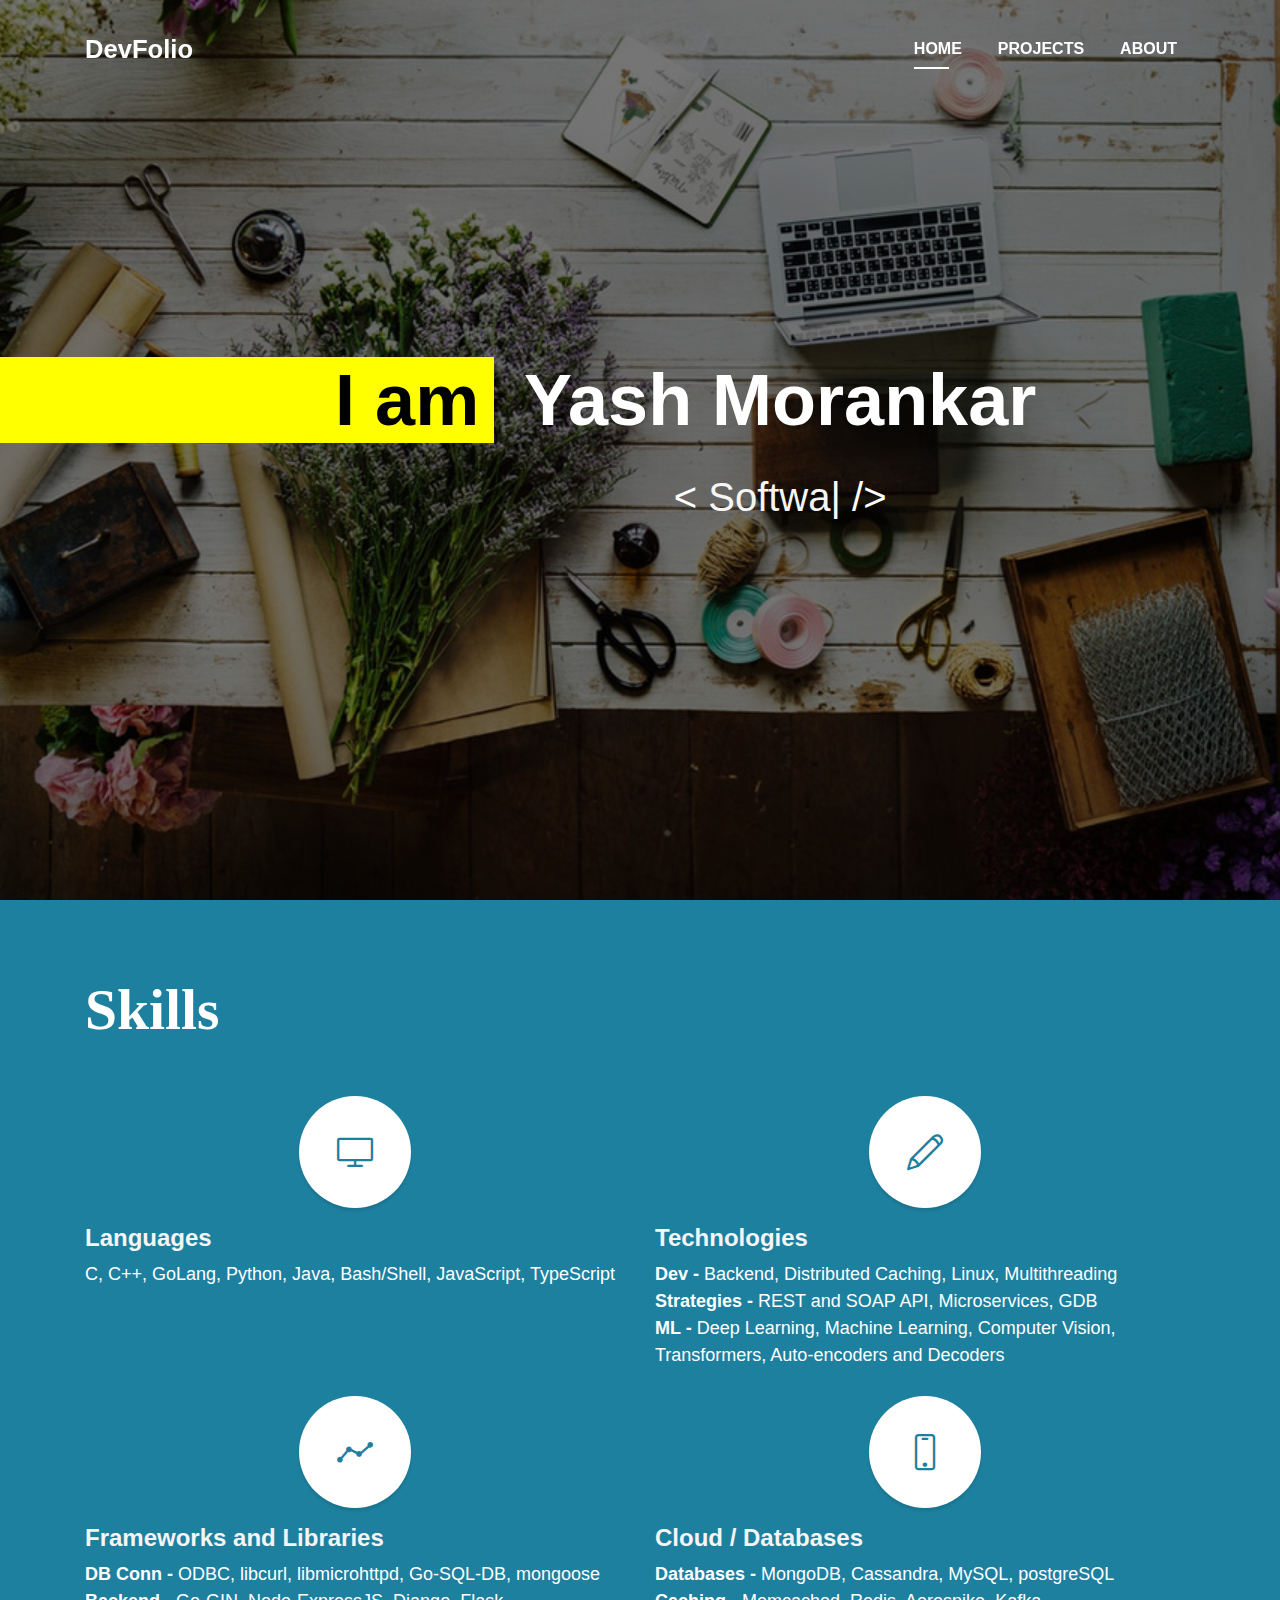
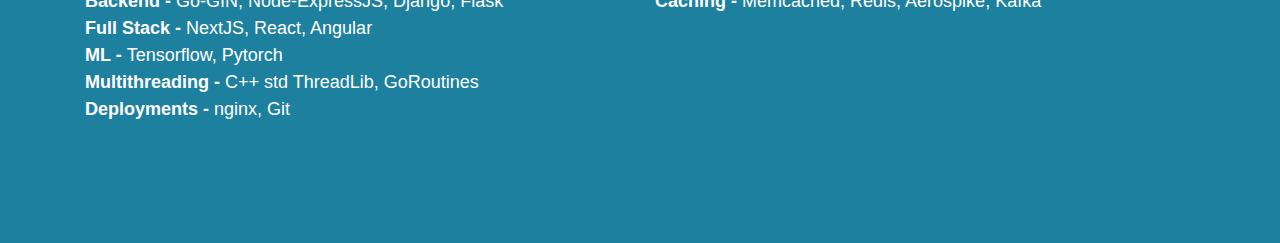
<file: index.html>
<!DOCTYPE html>
<html lang="en">

<head>
  <meta charset="utf-8">
  <meta content="width=device-width, initial-scale=1.0" name="viewport">

  <title>Yash Morankar</title>
  <meta content="" name="descriptison">
  <meta content="" name="keywords">

  <!-- Favicons 
  <link href="./assets/icon.ico" rel="icon">-->
  <link href="./assets/icon.ico" rel="apple-touch-icon">

  <!-- Vendor CSS Files -->
  <link href="./assets/css/bootstrap.min.css" rel="stylesheet">
   <link href="./assets/vendor/simple-line-icons/css/simple-line-icons.css" rel="stylesheet">

  <!-- Template Main CSS File -->
  <link href="./assets/css/style.css" rel="stylesheet">
  <link href="./main.css" rel="stylesheet">
  <!--<link href="../startbootstrap-stylish-portfolio-gh-pages/css/stylish-portfolio.min.css" rel="stylesheet">-->

</head>

<body id="page-top" >

  <!-- ======= Header/ Navbar ======= -->
  <nav class="navbar navbar-b navbar-trans navbar-expand-md fixed-top" id="mainNav">
    <div class="container">
      <a class="navbar-brand js-scroll" href="#page-top">DevFolio</a>
      <button class="navbar-toggler collapsed" type="button" data-toggle="collapse" data-target="#navbarDefault" aria-controls="navbarDefault" aria-expanded="false" aria-label="Toggle navigation">
        <span></span>
        <span></span>
        <span></span>
      </button>
      <div class="navbar-collapse collapse justify-content-end" id="navbarDefault">
        <ul class="navbar-nav">
          <li class="nav-item">
            <a class="nav-link js-scroll active" href="index.html">Home</a>
          </li>
          <li class="nav-item">
            <a class="nav-link js-scroll " href="projects.html">Projects</a>
          </li>
          <li class="nav-item">
            <a class="nav-link js-scroll " href="about.html">About</a>
          </li>
          <!--<li class="nav-item">
            <a class="nav-link js-scroll" href="#blog">Blog</a>
          </li>-->
        </ul>
      </div>
    </div>
  </nav>

  <!-- ======= Intro Section ======= -->
  <div id="home" class="intro route bg-image" style="background-image: url(./assets/backgrounds/work-5.jpg); overflow-x: hidden;" >

    <div class="overlay-itro"></div>
    <div class="intro-content display-table">
      <div class="table-cell">

    <div class="row">
        <div style="width: 40%;">
            <div class="">
                <div class="container">
                    <div style="background-color: yellow;">
                        <h1 class="intro-title mb-4 " style="padding-right: 3%; text-align: right; color: black;">I am   </h1>
                    </div>
                </div>
            </div>
        </div>
        <div>
            <div >
                <div class="">
                    <div class="container">
                        <h1 class="intro-title mb-4">Yash Morankar</h1>
                    <p class="intro-subtitle">&lt; <span class="text-slider-items"> Software Engineer, Machine Learning Engg.</span><strong class="text-slider"></strong> /></p>
                    </div>
                </div>
            </div>
        </div>
    </div>

      </div>
    </div>
</div>

<section class="content-section bg-primary text-white" id="services">
  <div class="container">
    <div class="content-section-heading">
      <span class="" style="color: white; font-size: 180%; font-weight: 1200; padding-bottom: 50px;">Skills</span>
    </div>
    <div class="row">
      <div class="col-md-6 mb-5 mb-lg-0">
        <span class="service-icon rounded-circle mx-auto mb-3 text-center">
          <i class="icon-screen-desktop"></i>
        </span>
        <h4>
          <strong>Languages</strong>
        </h4>
        <p class="text-faded mb-0">C, C++, GoLang, Python, Java, Bash/Shell, JavaScript, TypeScript </p>
      </div>
      <div class="col-md-6 mb-5 mb-lg-0">
        <span class="service-icon rounded-circle mx-auto mb-3 text-center">
          <i class="icon-pencil"></i>
        </span>
        <h4>
          <strong>Technologies</strong>
        </h4>
        <p class="text-faded mb-0"><b>Dev - </b>Backend, Distributed Caching, Linux, Multithreading <br/> <b>Strategies - </b>REST and SOAP API, Microservices, GDB <br/><b>ML - </b> Deep Learning, Machine Learning, Computer Vision, Transformers, Auto-encoders and Decoders</p> <br/>
      </div>
      <div class="col-md-6 mb-5 mb-md-0">
        <span class="service-icon rounded-circle mx-auto mb-3 text-center">
          <i class="icon-graph"></i>
        </span>
        <h4>
          <strong>Frameworks and Libraries</strong>
        </h4>
        <p class="text-faded mb-0"> <b>DB Conn - </b>ODBC, libcurl, libmicrohttpd, Go-SQL-DB, mongoose<br/> <b>Backend - </b>Go-GIN, Node-ExpressJS, Django, Flask <br/><b>Full Stack - </b> NextJS, React, Angular  <br/><b>ML - </b> Tensorflow, Pytorch <br/> <b>Multithreading - </b> C++ std ThreadLib, GoRoutines<br/> <b>Deployments - </b> nginx, Git
      </div>
      <div class="col-md-6">
        <span class="service-icon rounded-circle mx-auto mb-3 text-center">
          <i class="icon-screen-smartphone"></i>
        </span>
        <h4>
          <strong>Cloud / Databases</strong>
        </h4>
        <p class="text-faded mb-0"><b>Databases - </b> MongoDB, Cassandra, MySQL, postgreSQL <br/> <b>Caching -</b> Memcached, Redis, Aerospike, Kafka</p>
      </div>
    </div>
  </div>
</section>


  <a href="#" class="back-to-top"><i class="fa fa-chevron-up"></i></a>
  <div id="preloader"></div>

</body>
  <!-- Vendor JS Files -->
  <script src="./assets/vendor/jquery/jquery.min.js"></script>
  <script src="./assets/vendor/bootstrap/js/bootstrap.bundle.min.js"></script>
  <script src="./assets/vendor/counterup/jquery.counterup.min.js"></script>
  <script src="./assets/vendor/typed.js/typed.min.js"></script>

  <!-- Template Main JS File -->
  <script src="./assets/js/main.js"></script>

</body>

</html>
</file>
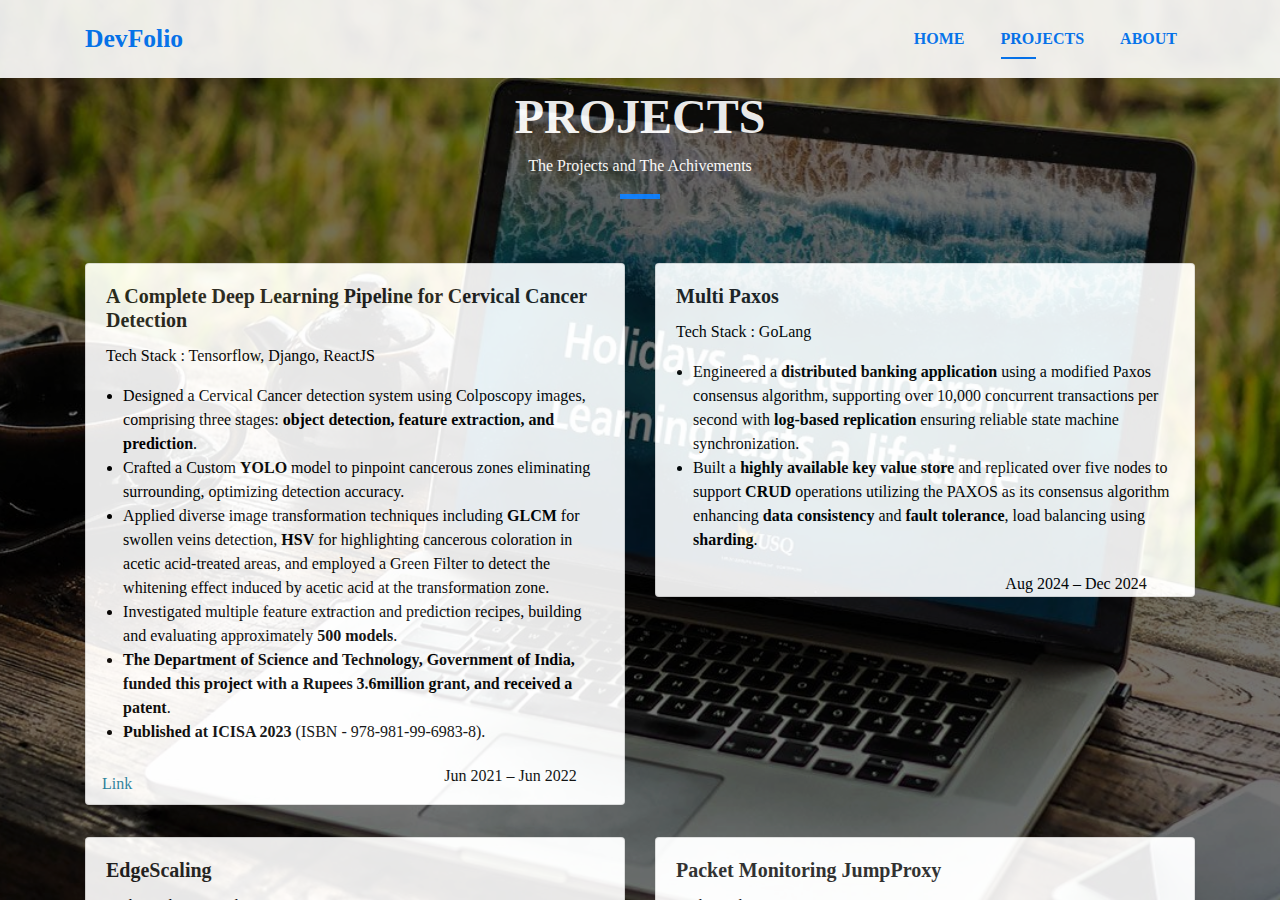
<file: projects.html>
<!DOCTYPE html>
<html lang="en">

<head>
  <meta charset="utf-8">
  <meta content="width=device-width, initial-scale=1.0" name="viewport">

  <title>Yash Morankar</title>
  <meta content="" name="descriptison">
  <meta content="" name="keywords">

  <!-- Favicons 
  <link href="./assets/icon.ico" rel="icon">-->
  <link href="./assets/icon.ico" rel="apple-touch-icon">

  <!-- Vendor CSS Files -->
  <link href="./assets/vendor/bootstrap/css/bootstrap.min.css" rel="stylesheet">
  <link href="./assets/vendor/ionicons/css/ionicons.min.css" rel="stylesheet">
  <link href="./assets/vendor/owl.carousel/assets/owl.carousel.min.css" rel="stylesheet">
  <link href="./assets/vendor/venobox/venobox.css" rel="stylesheet">
  
  <!-- Template Main CSS File -->
  <link href="./assets/css/style.css" rel="stylesheet">
  <link href="./main.css" rel="stylesheet">
  <!--<link href="../startbootstrap-stylish-portfolio-gh-pages/css/stylish-portfolio.min.css" rel="stylesheet">-->
  
   <link href="./assets/css/stylish-portfolio.css" rel="stylesheet">
</head>

<body id="page-top" >

  <!-- ======= Header/ Navbar ======= -->
  <nav class="navbar navbar-b navbar-reduce navbar-trans navbar-expand-md fixed-top overlay" id="mainNav">
    <div class="container">
      <a class="navbar-brand js-scroll" href="#page-top">DevFolio</a>
      <button class="navbar-toggler collapsed" type="button" data-toggle="collapse" data-target="#navbarDefault" aria-controls="navbarDefault" aria-expanded="false" aria-label="Toggle navigation">
        <span></span>
        <span></span>
        <span></span>
      </button>
      <div class="navbar-collapse collapse justify-content-end" id="navbarDefault">
        <ul class="navbar-nav">
          <li class="nav-item">
            <a class="nav-link js-scroll " href="index.html">Home</a>
          </li>
          <li class="nav-item">
            <a class="nav-link js-scroll active" href="projects.html">Projects</a>
          </li>
          <li class="nav-item">
            <a class="nav-link js-scroll " href="about.html">About</a>
          </li>
          <!--<li class="nav-item">
            <a class="nav-link js-scroll" href="#blog">Blog</a>
          </li>-->
        </ul>
      </div>
    </div>
  </nav>

  <!-- ======= Intro Section ======= -->
  <div id="home" class="intro route bg-image" style="align-items: center;background-image: url(./assets/backgrounds/b1.jfif); width: 100% ; overflow-x: hidden;" >
   

    <!-- ======= Services Section ======= -->
    <section id="work" class="services-mf pt-5 route overlay">
        <div class="container">
          <div class="row">
            <div class="col-sm-12">
              <div class="title-box text-center">
                <h3 class="title-a">
                  PROJECTS
                </h3>
                <p class="subtitle-a text-white">
                  The Projects and The Achivements 
                </p>
                <div class="line-mf"></div>
              </div>
            </div>
          </div>

          <div class="row" id="Projects"></div>
      </section>


    </div>
   
  <a href="#" class="back-to-top"><i class="fa fa-chevron-up"></i></a>
  <div id="preloader"></div>

</body>
  <!-- Vendor JS Files -->
  <script src="./projects.js"></script>
  <script src="./assets/vendor/jquery/jquery.min.js"></script>
  <script src="./assets/vendor/bootstrap/js/bootstrap.bundle.min.js"></script>
  <script src="./assets/vendor/jquery.easing/jquery.easing.min.js"></script>
  <script src="./assets/vendor/owl.carousel/owl.carousel.min.js"></script>
  <script src="./assets/vendor/venobox/venobox.min.js"></script>

  <!-- Template Main JS File -->
  <script src="./assets/js/main.js"></script>

</html>
</file>
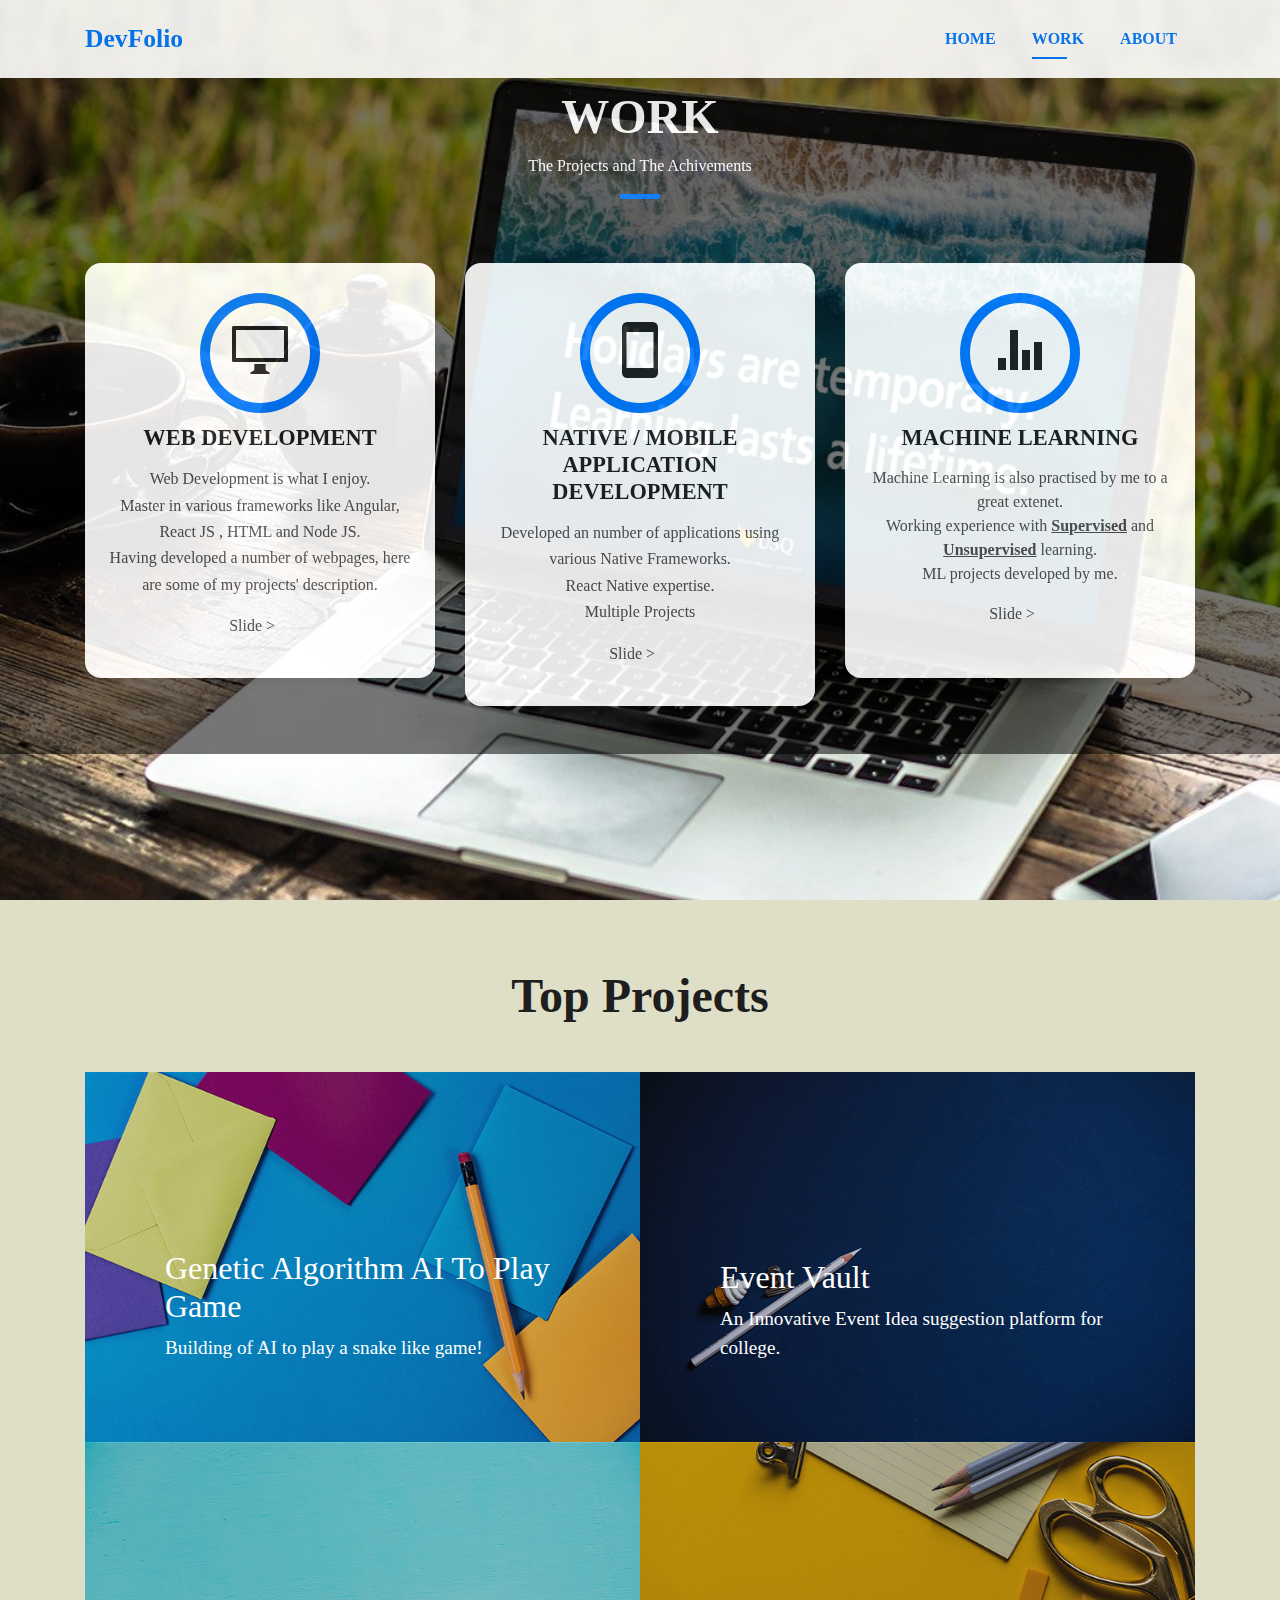
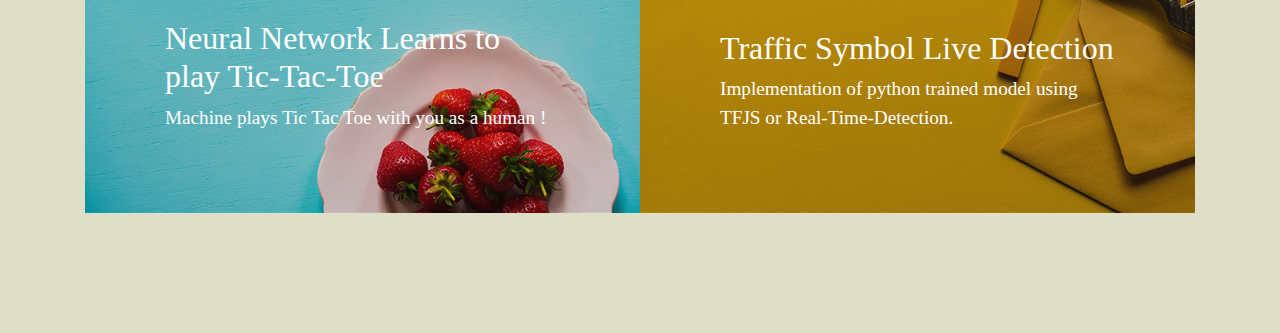
<file: projects_old.html>
<!DOCTYPE html>
<html lang="en">

<head>
  <meta charset="utf-8">
  <meta content="width=device-width, initial-scale=1.0" name="viewport">

  <title>Yash Morankar</title>
  <meta content="" name="descriptison">
  <meta content="" name="keywords">

  <!-- Favicons 
  <link href="./assets/icon.ico" rel="icon">-->
  <link href="./assets/icon.ico" rel="apple-touch-icon">

  <!-- Vendor CSS Files -->
  <link href="./assets/vendor/bootstrap/css/bootstrap.min.css" rel="stylesheet">
  <link href="./assets/vendor/ionicons/css/ionicons.min.css" rel="stylesheet">
  <link href="./assets/vendor/owl.carousel/assets/owl.carousel.min.css" rel="stylesheet">
  <link href="./assets/vendor/venobox/venobox.css" rel="stylesheet">
  
  <!-- Template Main CSS File -->
  <link href="./assets/css/style.css" rel="stylesheet">
  <link href="./main.css" rel="stylesheet">
  <!--<link href="../startbootstrap-stylish-portfolio-gh-pages/css/stylish-portfolio.min.css" rel="stylesheet">-->
  
   <link href="./assets/css/stylish-portfolio.css" rel="stylesheet">
</head>

<body id="page-top" >

  <!-- ======= Header/ Navbar ======= -->
  <nav class="navbar navbar-b navbar-reduce navbar-trans navbar-expand-md fixed-top overlay" id="mainNav">
    <div class="container">
      <a class="navbar-brand js-scroll" href="#page-top">DevFolio</a>
      <button class="navbar-toggler collapsed" type="button" data-toggle="collapse" data-target="#navbarDefault" aria-controls="navbarDefault" aria-expanded="false" aria-label="Toggle navigation">
        <span></span>
        <span></span>
        <span></span>
      </button>
      <div class="navbar-collapse collapse justify-content-end" id="navbarDefault">
        <ul class="navbar-nav">
          <li class="nav-item">
            <a class="nav-link js-scroll " href="index.html">Home</a>
          </li>
          <li class="nav-item">
            <a class="nav-link js-scroll active" href="projects.html">Work</a>
          </li>
          <li class="nav-item">
            <a class="nav-link js-scroll " href="about.html">About</a>
          </li>
          <!--<li class="nav-item">
            <a class="nav-link js-scroll" href="#blog">Blog</a>
          </li>-->
        </ul>
      </div>
    </div>
  </nav>

  <!-- ======= Intro Section ======= -->
  <div id="home" class="intro route bg-image" style="align-items: center;background-image: url(./assets/backgrounds/b1.jfif); width: 100% ; overflow-x: hidden;" >
   

    <!-- ======= Services Section ======= -->
    <section id="work" class="services-mf pt-5 route overlay">
        <div class="container">
          <div class="row">
            <div class="col-sm-12">
              <div class="title-box text-center">
                <h3 class="title-a">
                  WORK
                </h3>
                <p class="subtitle-a text-white">
                  The Projects and The Achivements 
                </p>
                <div class="line-mf"></div>
              </div>
            </div>
          </div>

          <div class="row" id="all">

            <div class="  col-md-4 col-sm-6 col-xs-6 carousel slide carousel-fade" data-ride="carousel" id="webdevcar" data-interval="false">
              <div class="carousel-inner" id="webdev">
                <div class="service-box carousel-item active">
                  <div class="service-ico">
                    <span class="ico-circle"><i class="ion-monitor"></i></span>
                  </div>
                  <div class="service-content">
                    <h2 class="s-title">Web Development</h2>
                    <p class="s-description text-center" style="line-height: 1.65;">
                      Web Development is what I enjoy.<br>
                      Master in various frameworks like Angular, React JS , HTML and Node JS.<br>
                      Having developed a number of webpages, here are some of my projects' description.  
                    </p>
                  </div>
                  <span class="s-button " href="#webdevcar" role="button" data-slide="next">Slide ></span>
                </div>                
              </div>
            </div>
            

            <div class="col-md-4 col-sm-6 col-xs-6 carousel slide carousel-fade" data-ride="carousel" id="nativecar" data-interval="false">
              <div class="carousel-inner" id="native">
                <div class="service-box carousel-item active">
                  <div class="service-ico">
                    <span class="ico-circle"><i class="ion-android-phone-portrait"></i></span>
                  </div>
                  <div class="service-content">
                    <h2 class="s-title">Native / Mobile Application Development</h2>
                    <p class="s-description text-center" style="line-height: 1.65;">
                      Developed an number of applications using various Native Frameworks.<br>
                      React Native expertise. <br>Multiple Projects
                    </p>
                  </div>
                  <span class="s-button " href="#nativecar" role="button" data-slide="next">Slide ></span>
                </div>
              </div>
            </div>
            
            <div class="  col-md-4 col-sm-6 col-xs-6 carousel slide carousel-fade" data-ride="carousel" id="MLcar" data-interval="false" >
              <div class="carousel-inner" id="ML">
                <div class="service-box carousel-item active">
                  <div class="service-ico">
                    <span class="ico-circle"><i class="ion-stats-bars"></i></span>
                  </div>
                  <div class="service-content">
                    <h2 class="s-title">Machine Learning</h2>
                    <p class="s-description text-center">
                      Machine Learning is also practised by me to a great extenet.<br>
                      Working experience with <b><u>Supervised</u></b> and <b><u>Unsupervised</u></b> learning.<br>
                      ML projects developed by me.
                    </p>
                  </div>
                  <span class="s-button " href="#MLcar" role="button" data-slide="next">Slide ></span>
                </div>
              </div>
            </div>

            <!--<div class="  col-md-4 col-sm-6 col-xs-6">
              <div class="service-box">
                <div class="service-ico">
                  <span class="ico-circle"><i class="ion-camera"></i></span>
                </div>
                <div class="service-content">
                  <h2 class="s-title">Photography</h2>
                  <p class="s-description text-center">
                    Lorem ipsum dolor sit amet consectetur adipisicing elit. Magni adipisci eaque autem fugiat! Quia,
                    provident vitae! Magni
                    tempora perferendis eum non provident.
                  </p>
                </div>
                <span class="s-button ">Slide ></span>
              </div>
            </div>

            <div class="  col-md-4 col-sm-6 col-xs-6">
              <div class="service-box">
                <div class="service-ico">
                  <span class="ico-circle"><i class="ion-code-working"></i></span>
                </div>
                <div class="service-content">
                  <h2 class="s-title">Responsive Design</h2>
                  <p class="s-description text-center">
                    Lorem ipsum dolor sit amet consectetur adipisicing elit. Magni adipisci eaque autem fugiat! Quia,
                    provident vitae! Magni
                    tempora perferendis eum non provident.
                  </p>
                </div>
              </div>
            </div>

            <div class="  col-md-4 col-sm-6 col-xs-6">
              <div class="service-box">
                <div class="service-ico">
                  <span class="ico-circle"><i class="ion-paintbrush"></i></span>
                </div>
                <div class="service-content">
                  <h2 class="s-title">Graphic Design</h2>
                  <p class="s-description text-center">
                    Lorem ipsum dolor sit amet consectetur adipisicing elit. Magni adipisci eaque autem fugiat! Quia,
                    provident vitae! Magni
                    tempora perferendis eum non provident.
                  </p>
                </div>
              </div>
            </div>-->
          </div>
        </div>
      </section>


    </div>
   
    <section class="content-section" id="portfolio" style="padding-top:2.5rem; background-color:rgb(223, 223, 199)">
      <div class="container">
        <div class="content-section-heading text-center">
          <h2 class="mb-5">Top Projects</h2>
        </div>
        <div class="row no-gutters">
          <div class="col-lg-6 ">
            <a class="portfolio-item" href="#!">
              <div class="caption">
                <div class="caption-content">
                  <div class="h2">Genetic Algorithm AI To Play Game</div>
                  <p class="mb-0">Building of AI to play a snake like game!</p>
                </div>
              </div>
              <img class="img-fluid" src="./assets/imgs/portfolio-1.jpg" alt="">
            </a>
          </div>
          <div class="col-lg-6 ">
            <a class="portfolio-item" href="#!">
              <div class="caption">
                <div class="caption-content">
                  <div class="h2">Event Vault</div>
                  <p class="mb-0">An Innovative Event Idea suggestion platform for college.</p>
                </div>
              </div>
              <img class="img-fluid" src="./assets/imgs/portfolio-2.jpg" alt="">
            </a>
          </div>
          <div class="col-lg-6 ">
            <a class="portfolio-item" href="#!">
              <div class="caption">
                <div class="caption-content">
                  <div class="h2">Neural Network Learns to play Tic-Tac-Toe</div>
                  <p class="mb-0">Machine plays Tic Tac Toe with you as a human !</p>
                </div>
              </div>
              <img class="img-fluid" src="./assets/imgs/portfolio-3.jpg" alt="">
            </a>
          </div>
          <div class="col-lg-6 ">
            <a class="portfolio-item" href="#!">
              <div class="caption">
                <div class="caption-content">
                  <div class="h2">Traffic Symbol Live Detection</div>
                  <p class="mb-0">Implementation of python trained model using TFJS or Real-Time-Detection.</p>
                </div>
              </div>
              <img class="img-fluid" src="./assets/imgs/portfolio-4.jpg" alt="">
            </a>
          </div>
        </div>
      </div>
    </section>  

  <a href="#" class="back-to-top"><i class="fa fa-chevron-up"></i></a>
  <div id="preloader"></div>

</body>
  <!-- Vendor JS Files -->
  <script src="./projects.js"></script>
  <script src="./assets/vendor/jquery/jquery.min.js"></script>
  <script src="./assets/vendor/bootstrap/js/bootstrap.bundle.min.js"></script>
  <script src="./assets/vendor/jquery.easing/jquery.easing.min.js"></script>
  <script src="./assets/vendor/owl.carousel/owl.carousel.min.js"></script>
  <script src="./assets/vendor/venobox/venobox.min.js"></script>

  <!-- Template Main JS File -->
  <script src="./assets/js/main.js"></script>

</html>
</file>
<file: assets/vendor/simple-line-icons/css/simple-line-icons.css>
@font-face {
  font-family: 'simple-line-icons';
  src: url('../fonts/Simple-Line-Icons.eot?v=2.4.0');
  src: url('../fonts/Simple-Line-Icons.eot?v=2.4.0#iefix') format('embedded-opentype'), url('../fonts/Simple-Line-Icons.woff2?v=2.4.0') format('woff2'), url('../fonts/Simple-Line-Icons.ttf?v=2.4.0') format('truetype'), url('../fonts/Simple-Line-Icons.woff?v=2.4.0') format('woff'), url('../fonts/Simple-Line-Icons.svg?v=2.4.0#simple-line-icons') format('svg');
  font-weight: normal;
  font-style: normal;
}
/*
 Use the following CSS code if you want to have a class per icon.
 Instead of a list of all class selectors, you can use the generic [class*="icon-"] selector, but it's slower:
*/
.icon-user,
.icon-people,
.icon-user-female,
.icon-user-follow,
.icon-user-following,
.icon-user-unfollow,
.icon-login,
.icon-logout,
.icon-emotsmile,
.icon-phone,
.icon-call-end,
.icon-call-in,
.icon-call-out,
.icon-map,
.icon-location-pin,
.icon-direction,
.icon-directions,
.icon-compass,
.icon-layers,
.icon-menu,
.icon-list,
.icon-options-vertical,
.icon-options,
.icon-arrow-down,
.icon-arrow-left,
.icon-arrow-right,
.icon-arrow-up,
.icon-arrow-up-circle,
.icon-arrow-left-circle,
.icon-arrow-right-circle,
.icon-arrow-down-circle,
.icon-check,
.icon-clock,
.icon-plus,
.icon-minus,
.icon-close,
.icon-event,
.icon-exclamation,
.icon-organization,
.icon-trophy,
.icon-screen-smartphone,
.icon-screen-desktop,
.icon-plane,
.icon-notebook,
.icon-mustache,
.icon-mouse,
.icon-magnet,
.icon-energy,
.icon-disc,
.icon-cursor,
.icon-cursor-move,
.icon-crop,
.icon-chemistry,
.icon-speedometer,
.icon-shield,
.icon-screen-tablet,
.icon-magic-wand,
.icon-hourglass,
.icon-graduation,
.icon-ghost,
.icon-game-controller,
.icon-fire,
.icon-eyeglass,
.icon-envelope-open,
.icon-envelope-letter,
.icon-bell,
.icon-badge,
.icon-anchor,
.icon-wallet,
.icon-vector,
.icon-speech,
.icon-puzzle,
.icon-printer,
.icon-present,
.icon-playlist,
.icon-pin,
.icon-picture,
.icon-handbag,
.icon-globe-alt,
.icon-globe,
.icon-folder-alt,
.icon-folder,
.icon-film,
.icon-feed,
.icon-drop,
.icon-drawer,
.icon-docs,
.icon-doc,
.icon-diamond,
.icon-cup,
.icon-calculator,
.icon-bubbles,
.icon-briefcase,
.icon-book-open,
.icon-basket-loaded,
.icon-basket,
.icon-bag,
.icon-action-undo,
.icon-action-redo,
.icon-wrench,
.icon-umbrella,
.icon-trash,
.icon-tag,
.icon-support,
.icon-frame,
.icon-size-fullscreen,
.icon-size-actual,
.icon-shuffle,
.icon-share-alt,
.icon-share,
.icon-rocket,
.icon-question,
.icon-pie-chart,
.icon-pencil,
.icon-note,
.icon-loop,
.icon-home,
.icon-grid,
.icon-graph,
.icon-microphone,
.icon-music-tone-alt,
.icon-music-tone,
.icon-earphones-alt,
.icon-earphones,
.icon-equalizer,
.icon-like,
.icon-dislike,
.icon-control-start,
.icon-control-rewind,
.icon-control-play,
.icon-control-pause,
.icon-control-forward,
.icon-control-end,
.icon-volume-1,
.icon-volume-2,
.icon-volume-off,
.icon-calendar,
.icon-bulb,
.icon-chart,
.icon-ban,
.icon-bubble,
.icon-camrecorder,
.icon-camera,
.icon-cloud-download,
.icon-cloud-upload,
.icon-envelope,
.icon-eye,
.icon-flag,
.icon-heart,
.icon-info,
.icon-key,
.icon-link,
.icon-lock,
.icon-lock-open,
.icon-magnifier,
.icon-magnifier-add,
.icon-magnifier-remove,
.icon-paper-clip,
.icon-paper-plane,
.icon-power,
.icon-refresh,
.icon-reload,
.icon-settings,
.icon-star,
.icon-symbol-female,
.icon-symbol-male,
.icon-target,
.icon-credit-card,
.icon-paypal,
.icon-social-tumblr,
.icon-social-twitter,
.icon-social-facebook,
.icon-social-instagram,
.icon-social-linkedin,
.icon-social-pinterest,
.icon-social-github,
.icon-social-google,
.icon-social-reddit,
.icon-social-skype,
.icon-social-dribbble,
.icon-social-behance,
.icon-social-foursqare,
.icon-social-soundcloud,
.icon-social-spotify,
.icon-social-stumbleupon,
.icon-social-youtube,
.icon-social-dropbox,
.icon-social-vkontakte,
.icon-social-steam {
  font-family: 'simple-line-icons';
  speak: none;
  font-style: normal;
  font-weight: normal;
  font-variant: normal;
  text-transform: none;
  line-height: 1;
  /* Better Font Rendering =========== */
  -webkit-font-smoothing: antialiased;
  -moz-osx-font-smoothing: grayscale;
}
.icon-user:before {
  content: "\e005";
}
.icon-people:before {
  content: "\e001";
}
.icon-user-female:before {
  content: "\e000";
}
.icon-user-follow:before {
  content: "\e002";
}
.icon-user-following:before {
  content: "\e003";
}
.icon-user-unfollow:before {
  content: "\e004";
}
.icon-login:before {
  content: "\e066";
}
.icon-logout:before {
  content: "\e065";
}
.icon-emotsmile:before {
  content: "\e021";
}
.icon-phone:before {
  content: "\e600";
}
.icon-call-end:before {
  content: "\e048";
}
.icon-call-in:before {
  content: "\e047";
}
.icon-call-out:before {
  content: "\e046";
}
.icon-map:before {
  content: "\e033";
}
.icon-location-pin:before {
  content: "\e096";
}
.icon-direction:before {
  content: "\e042";
}
.icon-directions:before {
  content: "\e041";
}
.icon-compass:before {
  content: "\e045";
}
.icon-layers:before {
  content: "\e034";
}
.icon-menu:before {
  content: "\e601";
}
.icon-list:before {
  content: "\e067";
}
.icon-options-vertical:before {
  content: "\e602";
}
.icon-options:before {
  content: "\e603";
}
.icon-arrow-down:before {
  content: "\e604";
}
.icon-arrow-left:before {
  content: "\e605";
}
.icon-arrow-right:before {
  content: "\e606";
}
.icon-arrow-up:before {
  content: "\e607";
}
.icon-arrow-up-circle:before {
  content: "\e078";
}
.icon-arrow-left-circle:before {
  content: "\e07a";
}
.icon-arrow-right-circle:before {
  content: "\e079";
}
.icon-arrow-down-circle:before {
  content: "\e07b";
}
.icon-check:before {
  content: "\e080";
}
.icon-clock:before {
  content: "\e081";
}
.icon-plus:before {
  content: "\e095";
}
.icon-minus:before {
  content: "\e615";
}
.icon-close:before {
  content: "\e082";
}
.icon-event:before {
  content: "\e619";
}
.icon-exclamation:before {
  content: "\e617";
}
.icon-organization:before {
  content: "\e616";
}
.icon-trophy:before {
  content: "\e006";
}
.icon-screen-smartphone:before {
  content: "\e010";
}
.icon-screen-desktop:before {
  content: "\e011";
}
.icon-plane:before {
  content: "\e012";
}
.icon-notebook:before {
  content: "\e013";
}
.icon-mustache:before {
  content: "\e014";
}
.icon-mouse:before {
  content: "\e015";
}
.icon-magnet:before {
  content: "\e016";
}
.icon-energy:before {
  content: "\e020";
}
.icon-disc:before {
  content: "\e022";
}
.icon-cursor:before {
  content: "\e06e";
}
.icon-cursor-move:before {
  content: "\e023";
}
.icon-crop:before {
  content: "\e024";
}
.icon-chemistry:before {
  content: "\e026";
}
.icon-speedometer:before {
  content: "\e007";
}
.icon-shield:before {
  content: "\e00e";
}
.icon-screen-tablet:before {
  content: "\e00f";
}
.icon-magic-wand:before {
  content: "\e017";
}
.icon-hourglass:before {
  content: "\e018";
}
.icon-graduation:before {
  content: "\e019";
}
.icon-ghost:before {
  content: "\e01a";
}
.icon-game-controller:before {
  content: "\e01b";
}
.icon-fire:before {
  content: "\e01c";
}
.icon-eyeglass:before {
  content: "\e01d";
}
.icon-envelope-open:before {
  content: "\e01e";
}
.icon-envelope-letter:before {
  content: "\e01f";
}
.icon-bell:before {
  content: "\e027";
}
.icon-badge:before {
  content: "\e028";
}
.icon-anchor:before {
  content: "\e029";
}
.icon-wallet:before {
  content: "\e02a";
}
.icon-vector:before {
  content: "\e02b";
}
.icon-speech:before {
  content: "\e02c";
}
.icon-puzzle:before {
  content: "\e02d";
}
.icon-printer:before {
  content: "\e02e";
}
.icon-present:before {
  content: "\e02f";
}
.icon-playlist:before {
  content: "\e030";
}
.icon-pin:before {
  content: "\e031";
}
.icon-picture:before {
  content: "\e032";
}
.icon-handbag:before {
  content: "\e035";
}
.icon-globe-alt:before {
  content: "\e036";
}
.icon-globe:before {
  content: "\e037";
}
.icon-folder-alt:before {
  content: "\e039";
}
.icon-folder:before {
  content: "\e089";
}
.icon-film:before {
  content: "\e03a";
}
.icon-feed:before {
  content: "\e03b";
}
.icon-drop:before {
  content: "\e03e";
}
.icon-drawer:before {
  content: "\e03f";
}
.icon-docs:before {
  content: "\e040";
}
.icon-doc:before {
  content: "\e085";
}
.icon-diamond:before {
  content: "\e043";
}
.icon-cup:before {
  content: "\e044";
}
.icon-calculator:before {
  content: "\e049";
}
.icon-bubbles:before {
  content: "\e04a";
}
.icon-briefcase:before {
  content: "\e04b";
}
.icon-book-open:before {
  content: "\e04c";
}
.icon-basket-loaded:before {
  content: "\e04d";
}
.icon-basket:before {
  content: "\e04e";
}
.icon-bag:before {
  content: "\e04f";
}
.icon-action-undo:before {
  content: "\e050";
}
.icon-action-redo:before {
  content: "\e051";
}
.icon-wrench:before {
  content: "\e052";
}
.icon-umbrella:before {
  content: "\e053";
}
.icon-trash:before {
  content: "\e054";
}
.icon-tag:before {
  content: "\e055";
}
.icon-support:before {
  content: "\e056";
}
.icon-frame:before {
  content: "\e038";
}
.icon-size-fullscreen:before {
  content: "\e057";
}
.icon-size-actual:before {
  content: "\e058";
}
.icon-shuffle:before {
  content: "\e059";
}
.icon-share-alt:before {
  content: "\e05a";
}
.icon-share:before {
  content: "\e05b";
}
.icon-rocket:before {
  content: "\e05c";
}
.icon-question:before {
  content: "\e05d";
}
.icon-pie-chart:before {
  content: "\e05e";
}
.icon-pencil:before {
  content: "\e05f";
}
.icon-note:before {
  content: "\e060";
}
.icon-loop:before {
  content: "\e064";
}
.icon-home:before {
  content: "\e069";
}
.icon-grid:before {
  content: "\e06a";
}
.icon-graph:before {
  content: "\e06b";
}
.icon-microphone:before {
  content: "\e063";
}
.icon-music-tone-alt:before {
  content: "\e061";
}
.icon-music-tone:before {
  content: "\e062";
}
.icon-earphones-alt:before {
  content: "\e03c";
}
.icon-earphones:before {
  content: "\e03d";
}
.icon-equalizer:before {
  content: "\e06c";
}
.icon-like:before {
  content: "\e068";
}
.icon-dislike:before {
  content: "\e06d";
}
.icon-control-start:before {
  content: "\e06f";
}
.icon-control-rewind:before {
  content: "\e070";
}
.icon-control-play:before {
  content: "\e071";
}
.icon-control-pause:before {
  content: "\e072";
}
.icon-control-forward:before {
  content: "\e073";
}
.icon-control-end:before {
  content: "\e074";
}
.icon-volume-1:before {
  content: "\e09f";
}
.icon-volume-2:before {
  content: "\e0a0";
}
.icon-volume-off:before {
  content: "\e0a1";
}
.icon-calendar:before {
  content: "\e075";
}
.icon-bulb:before {
  content: "\e076";
}
.icon-chart:before {
  content: "\e077";
}
.icon-ban:before {
  content: "\e07c";
}
.icon-bubble:before {
  content: "\e07d";
}
.icon-camrecorder:before {
  content: "\e07e";
}
.icon-camera:before {
  content: "\e07f";
}
.icon-cloud-download:before {
  content: "\e083";
}
.icon-cloud-upload:before {
  content: "\e084";
}
.icon-envelope:before {
  content: "\e086";
}
.icon-eye:before {
  content: "\e087";
}
.icon-flag:before {
  content: "\e088";
}
.icon-heart:before {
  content: "\e08a";
}
.icon-info:before {
  content: "\e08b";
}
.icon-key:before {
  content: "\e08c";
}
.icon-link:before {
  content: "\e08d";
}
.icon-lock:before {
  content: "\e08e";
}
.icon-lock-open:before {
  content: "\e08f";
}
.icon-magnifier:before {
  content: "\e090";
}
.icon-magnifier-add:before {
  content: "\e091";
}
.icon-magnifier-remove:before {
  content: "\e092";
}
.icon-paper-clip:before {
  content: "\e093";
}
.icon-paper-plane:before {
  content: "\e094";
}
.icon-power:before {
  content: "\e097";
}
.icon-refresh:before {
  content: "\e098";
}
.icon-reload:before {
  content: "\e099";
}
.icon-settings:before {
  content: "\e09a";
}
.icon-star:before {
  content: "\e09b";
}
.icon-symbol-female:before {
  content: "\e09c";
}
.icon-symbol-male:before {
  content: "\e09d";
}
.icon-target:before {
  content: "\e09e";
}
.icon-credit-card:before {
  content: "\e025";
}
.icon-paypal:before {
  content: "\e608";
}
.icon-social-tumblr:before {
  content: "\e00a";
}
.icon-social-twitter:before {
  content: "\e009";
}
.icon-social-facebook:before {
  content: "\e00b";
}
.icon-social-instagram:before {
  content: "\e609";
}
.icon-social-linkedin:before {
  content: "\e60a";
}
.icon-social-pinterest:before {
  content: "\e60b";
}
.icon-social-github:before {
  content: "\e60c";
}
.icon-social-google:before {
  content: "\e60d";
}
.icon-social-reddit:before {
  content: "\e60e";
}
.icon-social-skype:before {
  content: "\e60f";
}
.icon-social-dribbble:before {
  content: "\e00d";
}
.icon-social-behance:before {
  content: "\e610";
}
.icon-social-foursqare:before {
  content: "\e611";
}
.icon-social-soundcloud:before {
  content: "\e612";
}
.icon-social-spotify:before {
  content: "\e613";
}
.icon-social-stumbleupon:before {
  content: "\e614";
}
.icon-social-youtube:before {
  content: "\e008";
}
.icon-social-dropbox:before {
  content: "\e00c";
}
.icon-social-vkontakte:before {
  content: "\e618";
}
.icon-social-steam:before {
  content: "\e620";
}
</file>
<file: main.css>
.bg-primary {
    background-color:#1d809f!important;
}
#services {
    font-size: large;
}
.text-white{
    color: white;
} 
.text-center{
    text-align: center;
}
.text-right{
  text-align: right !important;
}
.margin-top{
  margin-top: 5px !important;
}
.justify-content{
  text-align: justify;
}
.content-section{
    padding-top: 2.5rem;
    padding-bottom: 7.5rem;
}
.content-section-heading{
    font-size: xx-large;
    color: white;
    font-family: 'Source Sans Pro';
    font-weight: 700;
    margin-block-start: 0.83em;
    margin-block-end: 0.83em;
    margin-inline-start: 0px;
    margin-inline-end: 0px;
    margin-bottom: 2.7rem;
}
strong{
    color: whitesmoke;
}
.service-icon {
    background-color: #fff;
    color: #1d809f;
    height: 7rem;
    width: 7rem;
    display: block;
    line-height: 7.5rem;
    font-size: 2.25rem;
    box-shadow: 0 3px 3px 0 rgba(0,0,0,.1);
}
.title-a{
    color: white;
}
.services-mf{
}
.overlay{
    background-color: rgba(0, 0, 0, 0.6);
  position: absolute;
  top: 0;
  left: 0px;
  padding: 0;
  width: 100%;
  opacity: .9;
}
.pt-5, .py-5 {
  padding-top: 5.5rem!important;
}

/*--------------------------------------------------------------
# Services
--------------------------------------------------------------*/
.service-box {
    background-color: #fff;
    padding: 2.5rem 1.3rem;
    border-radius: 1rem;
    margin-bottom: 3rem;
    min-height: 415.2px;
    width: 350px;
  }
  
  .service-box:hover .ico-circle {
    transition: all 500ms ease;
    color: #fff;
    background-color: #0078ff;
    box-shadow: 0 0 0 10px #cde1f8;
  }
  
  .service-box .service-ico {
    margin-bottom: 1rem;
    color: #1e1e1e;
  }
  
  .service-box .ico-circle {
    transition: all 500ms ease;
    font-size: 4rem;
  }
  
  .service-box .s-title {
    font-size: 1.4rem;
    text-transform: uppercase;
    text-align: center;
    padding: .4rem 0;
  }
  
  .service-box .s-description {
    color: #4e4e4e;
  }

  .service-box .s-button {
    padding-left: 40%;
    color: #4e4e4e;
  }
  
  .carousel{
    min-width:380px
  }
  
  .item{
    height: 100px;
    background-color: blue;
  }

  .about{
    margin-top: 2.5rem;
    margin-right: 3rem;
    margin-bottom: 5rem;
    margin-left: 3rem;
    width: 100%;
  }

  .to{
    height: 20px;
    width: 20px;
    padding-left: 10px;
    padding-right: 10px;
    font-size: xx-large;
  }
  .fa.fa-instagram {
    color: transparent;
    background: radial-gradient(circle at 30% 107%, #fdf497 0%, #fdf497 5%, #fd5949 45%, #d6249f 60%, #285AEB 90%);
    background: -webkit-radial-gradient(circle at 30% 107%, #fdf497 0%, #fdf497 5%, #fd5949 45%, #d6249f 60%, #285AEB 90%);
    background-clip: text;
    -webkit-background-clip: text;
  }
  .fa-google {
    background: conic-gradient(from -45deg, #ea4335 110deg, #4285f4 90deg 180deg, #34a853 180deg 270deg, #fbbc05 270deg) 73% 55%/150% 150% no-repeat;
    -webkit-background-clip: text;
    background-clip: text;
    color: transparent;
    -webkit-text-fill-color: transparent;
  }
  .intern{
    color: rgb(15, 113, 151);
    font-weight: 900;
    font-size: larger;
  }
  .intern1{
    color: black;
    font-weight: 900;
    font-size: medium;
  }
  .field{
    color: rgb(190, 27, 27);
    font-weight: bold;
    font-size: large;
  }
  .degree{
    color: rgb(190, 130, 27);
    font-weight: bold;
    font-size: medium;
  }

  @media only screen and (max-width: 700px) {
    .about {
      margin-right: 1.5rem;
      margin-left: 1.5rem;
    }
  }

  @media only screen and (max-width: 600px) {
    .about {
      margin-right: 0.7rem;
      margin-left: 0.7rem;
    }
  }


/*--------------------------------------------------------------
# Projects
--------------------------------------------------------------*/
  .card-text{
    color: black !important;
  }

.card-text li {
  margin-left: -5%;
}

.proj_card{
  margin-bottom: 2rem;
}
</file>
<file: assets/vendor/venobox/venobox.css>
/* ------ venobox.css --------*/
.vbox-overlay *, .vbox-overlay *:before, .vbox-overlay *:after{
    -webkit-backface-visibility: hidden;
    -webkit-box-sizing:border-box;
    -moz-box-sizing:border-box;
    box-sizing:border-box;
}
.vbox-overlay * { 
    -webkit-backface-visibility: visible;
    backface-visibility: visible;
}
.vbox-overlay{
    display: -webkit-flex;
    display: flex;
    -webkit-flex-direction: column;
    flex-direction: column;
    -webkit-justify-content: center;
    justify-content: center;
    -webkit-align-items: center;
    align-items: center;
    position: fixed;
    left: 0;
    top: 0;
    bottom: 0;
    right: 0;
    z-index: 999999;
}

/* ----- navigation ----- */
.vbox-title{
    width: 100%;
    height: 40px;
    float: left;
    text-align: center;
    line-height: 28px;
    font-size: 12px;
    padding: 6px 50px;
    overflow: hidden;
    position: fixed;
    display: none;
    left: 0;
    z-index: 89;
}
.vbox-close{
    cursor: pointer;
    position: fixed;
    top: -1px;
    right: 0;
    width: 50px;
    height: 40px;
    padding: 6px;
    display: block;
    background-position:10px center;
    overflow: hidden;
    font-size: 24px;
    line-height: 1;
    text-align: center;
    z-index: 99;
}
.vbox-left{
    cursor: pointer;
    position: fixed;
    left: 0;
    height: 40px;
    overflow: hidden;
    line-height: 28px;
    font-size: 12px;
    z-index: 99;
    display: flex;
    align-items:center;
}
.vbox-num{
    display: inline-block;
    margin: 6px 0 6px 15px;
}
/* ----- Social share ----- */
.vbox-share{
    line-height: 28px;
    font-size: 12px;
    overflow: hidden;
    position: fixed;
    left: 0;
    z-index: 98;
    display: flex;
    align-items:center;
    justify-content: center;
    width: 100%;
    text-align: center;
}
.vbox-share svg{
    max-height: 28px;
    width: 28px;
    z-index: 10;
    margin-left: 12px;
    margin-top: 6px;
    margin-bottom: 6px;
    vertical-align: middle;
}


/* ----- navigation ARROWS ----- */
.vbox-next, .vbox-prev{
    position: fixed;
    top: 50%;
    margin-top: -15px;
    overflow: hidden;
    cursor: pointer;
    display: block;
    width: 45px;
    height: 45px;
    z-index: 99;
}
.vbox-next span, .vbox-prev span{
    position: relative;
    width: 20px;
    height: 20px;
    border: 2px solid transparent;
    border-top-color: #B6B6B6;
    border-right-color: #B6B6B6;
    text-indent: -100px;
    position: absolute;
    top: 8px;
    display: block;
}
.vbox-prev{
    left: 15px;
}
.vbox-next{
    right: 15px;
}
.vbox-prev span{
    left: 10px;
    -ms-transform: rotate(-135deg);
    -webkit-transform: rotate(-135deg);
    transform: rotate(-135deg);
}
.vbox-next span{
    -ms-transform: rotate(45deg);
    -webkit-transform: rotate(45deg);
    transform: rotate(45deg);
    right: 10px;
}
/* ------- inline window ------ */
.vbox-inline{
    width: 420px;
    height: 315px;
    height: 70vh;
    padding: 10px;
    background: #fff;
    margin: 0 auto;
    overflow: auto;
    text-align: left;
}
/* ------- Video & iFrames window ------ */
.venoframe{
    max-width: 100%;
    width: 100%;
    border: none;
    width: 100%;
    height: 260px;
    height: 70vh;
}
.venoframe.vbvid{
    height: 260px;
}
@media (min-width: 768px) {
    .venoframe, .vbox-inline{
        width: 90%;
        height: 360px;
        height: 70vh;
    }
    .venoframe.vbvid{
        width: 640px;
        height: 360px;
    }
}
@media (min-width: 992px) {
    .venoframe, .vbox-inline{
        max-width: 1200px;
        width: 80%;
        height: 540px;
        height: 70vh;
    }
    .venoframe.vbvid{
        width: 960px;
        height: 540px;
    }
}
/* 
Please do NOT edit this part! 
or at least read this note: http://i.imgur.com/7C0ws9e.gif
*/
.vbox-open{
    overflow: hidden;
}
.vbox-container{
    position: absolute;
    left: 0;
    right: 0;
    top: 0;
    bottom: 0;
    overflow-x: hidden;
    overflow-y: scroll;
    overflow-scrolling: touch;
    -webkit-overflow-scrolling: touch;
    z-index: 20;
    max-height: 100%;

}

.vbox-content{
    text-align: center;
    float: left;
    width: 100%;
    position: relative;
    overflow: hidden;
    padding: 20px 4%;
}
.vbox-container img{
    max-width: 100%;
    height: auto;
}
.vbox-figlio{
    box-shadow: 0 0 12px rgba(0,0,0,0.19), 0 6px 6px rgba(0,0,0,0.23);
    max-width: 100%;
    text-align: initial;
}
img.vbox-figlio{
    -webkit-user-select: none;
-khtml-user-select: none;
-moz-user-select: none;
-o-user-select: none;
user-select: none;
}
.vbox-content.swipe-left{
    margin-left: -200px !important;
}
.vbox-content.swipe-right{
    margin-left: 200px !important;
}
.vbox-animated{
    webkit-transition: margin 300ms ease-out;
    transition: margin 300ms ease-out;
}

/* ---------- preloader ----------
 * SPINKIT 
 * http://tobiasahlin.com/spinkit/
-------------------------------- */
.sk-double-bounce,.sk-rotating-plane{width:40px;height:40px;margin:40px auto}.sk-rotating-plane{background-color:#333;-webkit-animation:sk-rotatePlane 1.2s infinite ease-in-out;animation:sk-rotatePlane 1.2s infinite ease-in-out}@-webkit-keyframes sk-rotatePlane{0%{-webkit-transform:perspective(120px) rotateX(0) rotateY(0);transform:perspective(120px) rotateX(0) rotateY(0)}50%{-webkit-transform:perspective(120px) rotateX(-180.1deg) rotateY(0);transform:perspective(120px) rotateX(-180.1deg) rotateY(0)}100%{-webkit-transform:perspective(120px) rotateX(-180deg) rotateY(-179.9deg);transform:perspective(120px) rotateX(-180deg) rotateY(-179.9deg)}}@keyframes sk-rotatePlane{0%{-webkit-transform:perspective(120px) rotateX(0) rotateY(0);transform:perspective(120px) rotateX(0) rotateY(0)}50%{-webkit-transform:perspective(120px) rotateX(-180.1deg) rotateY(0);transform:perspective(120px) rotateX(-180.1deg) rotateY(0)}100%{-webkit-transform:perspective(120px) rotateX(-180deg) rotateY(-179.9deg);transform:perspective(120px) rotateX(-180deg) rotateY(-179.9deg)}}.sk-double-bounce{position:relative}.sk-double-bounce .sk-child{width:100%;height:100%;border-radius:50%;background-color:#333;opacity:.6;position:absolute;top:0;left:0;-webkit-animation:sk-doubleBounce 2s infinite ease-in-out;animation:sk-doubleBounce 2s infinite ease-in-out}.sk-chasing-dots .sk-child,.sk-spinner-pulse,.sk-three-bounce .sk-child{background-color:#333;border-radius:100%}.sk-double-bounce .sk-double-bounce2{-webkit-animation-delay:-1s;animation-delay:-1s}@-webkit-keyframes sk-doubleBounce{0%,100%{-webkit-transform:scale(0);transform:scale(0)}50%{-webkit-transform:scale(1);transform:scale(1)}}@keyframes sk-doubleBounce{0%,100%{-webkit-transform:scale(0);transform:scale(0)}50%{-webkit-transform:scale(1);transform:scale(1)}}.sk-wave{margin:40px auto;width:50px;height:40px;text-align:center;font-size:10px}.sk-wave .sk-rect{background-color:#333;height:100%;width:6px;display:inline-block;-webkit-animation:sk-waveStretchDelay 1.2s infinite ease-in-out;animation:sk-waveStretchDelay 1.2s infinite ease-in-out}.sk-wave .sk-rect1{-webkit-animation-delay:-1.2s;animation-delay:-1.2s}.sk-wave .sk-rect2{-webkit-animation-delay:-1.1s;animation-delay:-1.1s}.sk-wave .sk-rect3{-webkit-animation-delay:-1s;animation-delay:-1s}.sk-wave .sk-rect4{-webkit-animation-delay:-.9s;animation-delay:-.9s}.sk-wave .sk-rect5{-webkit-animation-delay:-.8s;animation-delay:-.8s}@-webkit-keyframes sk-waveStretchDelay{0%,100%,40%{-webkit-transform:scaleY(.4);transform:scaleY(.4)}20%{-webkit-transform:scaleY(1);transform:scaleY(1)}}@keyframes sk-waveStretchDelay{0%,100%,40%{-webkit-transform:scaleY(.4);transform:scaleY(.4)}20%{-webkit-transform:scaleY(1);transform:scaleY(1)}}.sk-wandering-cubes{margin:40px auto;width:40px;height:40px;position:relative}.sk-wandering-cubes .sk-cube{background-color:#333;width:10px;height:10px;position:absolute;top:0;left:0;-webkit-animation:sk-wanderingCube 1.8s ease-in-out -1.8s infinite both;animation:sk-wanderingCube 1.8s ease-in-out -1.8s infinite both}.sk-chasing-dots,.sk-spinner-pulse{width:40px;height:40px;margin:40px auto}.sk-wandering-cubes .sk-cube2{-webkit-animation-delay:-.9s;animation-delay:-.9s}@-webkit-keyframes sk-wanderingCube{0%{-webkit-transform:rotate(0);transform:rotate(0)}25%{-webkit-transform:translateX(30px) rotate(-90deg) scale(.5);transform:translateX(30px) rotate(-90deg) scale(.5)}50%{-webkit-transform:translateX(30px) translateY(30px) rotate(-179deg);transform:translateX(30px) translateY(30px) rotate(-179deg)}50.1%{-webkit-transform:translateX(30px) translateY(30px) rotate(-180deg);transform:translateX(30px) translateY(30px) rotate(-180deg)}75%{-webkit-transform:translateX(0) translateY(30px) rotate(-270deg) scale(.5);transform:translateX(0) translateY(30px) rotate(-270deg) scale(.5)}100%{-webkit-transform:rotate(-360deg);transform:rotate(-360deg)}}@keyframes sk-wanderingCube{0%{-webkit-transform:rotate(0);transform:rotate(0)}25%{-webkit-transform:translateX(30px) rotate(-90deg) scale(.5);transform:translateX(30px) rotate(-90deg) scale(.5)}50%{-webkit-transform:translateX(30px) translateY(30px) rotate(-179deg);transform:translateX(30px) translateY(30px) rotate(-179deg)}50.1%{-webkit-transform:translateX(30px) translateY(30px) rotate(-180deg);transform:translateX(30px) translateY(30px) rotate(-180deg)}75%{-webkit-transform:translateX(0) translateY(30px) rotate(-270deg) scale(.5);transform:translateX(0) translateY(30px) rotate(-270deg) scale(.5)}100%{-webkit-transform:rotate(-360deg);transform:rotate(-360deg)}}.sk-spinner-pulse{-webkit-animation:sk-pulseScaleOut 1s infinite ease-in-out;animation:sk-pulseScaleOut 1s infinite ease-in-out}@-webkit-keyframes sk-pulseScaleOut{0%{-webkit-transform:scale(0);transform:scale(0)}100%{-webkit-transform:scale(1);transform:scale(1);opacity:0}}@keyframes sk-pulseScaleOut{0%{-webkit-transform:scale(0);transform:scale(0)}100%{-webkit-transform:scale(1);transform:scale(1);opacity:0}}.sk-chasing-dots{position:relative;text-align:center;-webkit-animation:sk-chasingDotsRotate 2s infinite linear;animation:sk-chasingDotsRotate 2s infinite linear}.sk-chasing-dots .sk-child{width:60%;height:60%;display:inline-block;position:absolute;top:0;-webkit-animation:sk-chasingDotsBounce 2s infinite ease-in-out;animation:sk-chasingDotsBounce 2s infinite ease-in-out}.sk-chasing-dots .sk-dot2{top:auto;bottom:0;-webkit-animation-delay:-1s;animation-delay:-1s}@-webkit-keyframes sk-chasingDotsRotate{100%{-webkit-transform:rotate(360deg);transform:rotate(360deg)}}@keyframes sk-chasingDotsRotate{100%{-webkit-transform:rotate(360deg);transform:rotate(360deg)}}@-webkit-keyframes sk-chasingDotsBounce{0%,100%{-webkit-transform:scale(0);transform:scale(0)}50%{-webkit-transform:scale(1);transform:scale(1)}}@keyframes sk-chasingDotsBounce{0%,100%{-webkit-transform:scale(0);transform:scale(0)}50%{-webkit-transform:scale(1);transform:scale(1)}}.sk-three-bounce{margin:40px auto;width:80px;text-align:center}.sk-three-bounce .sk-child{width:20px;height:20px;display:inline-block;-webkit-animation:sk-three-bounce 1.4s ease-in-out 0s infinite both;animation:sk-three-bounce 1.4s ease-in-out 0s infinite both}.sk-circle .sk-child:before,.sk-fading-circle .sk-circle:before{display:block;border-radius:100%;content:'';background-color:#333}.sk-three-bounce .sk-bounce1{-webkit-animation-delay:-.32s;animation-delay:-.32s}.sk-three-bounce .sk-bounce2{-webkit-animation-delay:-.16s;animation-delay:-.16s}@-webkit-keyframes sk-three-bounce{0%,100%,80%{-webkit-transform:scale(0);transform:scale(0)}40%{-webkit-transform:scale(1);transform:scale(1)}}@keyframes sk-three-bounce{0%,100%,80%{-webkit-transform:scale(0);transform:scale(0)}40%{-webkit-transform:scale(1);transform:scale(1)}}.sk-circle{margin:40px auto;width:40px;height:40px;position:relative}.sk-circle .sk-child{width:100%;height:100%;position:absolute;left:0;top:0}.sk-circle .sk-child:before{margin:0 auto;width:15%;height:15%;-webkit-animation:sk-circleBounceDelay 1.2s infinite ease-in-out both;animation:sk-circleBounceDelay 1.2s infinite ease-in-out both}.sk-circle .sk-circle2{-webkit-transform:rotate(30deg);-ms-transform:rotate(30deg);transform:rotate(30deg)}.sk-circle .sk-circle3{-webkit-transform:rotate(60deg);-ms-transform:rotate(60deg);transform:rotate(60deg)}.sk-circle .sk-circle4{-webkit-transform:rotate(90deg);-ms-transform:rotate(90deg);transform:rotate(90deg)}.sk-circle .sk-circle5{-webkit-transform:rotate(120deg);-ms-transform:rotate(120deg);transform:rotate(120deg)}.sk-circle .sk-circle6{-webkit-transform:rotate(150deg);-ms-transform:rotate(150deg);transform:rotate(150deg)}.sk-circle .sk-circle7{-webkit-transform:rotate(180deg);-ms-transform:rotate(180deg);transform:rotate(180deg)}.sk-circle .sk-circle8{-webkit-transform:rotate(210deg);-ms-transform:rotate(210deg);transform:rotate(210deg)}.sk-circle .sk-circle9{-webkit-transform:rotate(240deg);-ms-transform:rotate(240deg);transform:rotate(240deg)}.sk-circle .sk-circle10{-webkit-transform:rotate(270deg);-ms-transform:rotate(270deg);transform:rotate(270deg)}.sk-circle .sk-circle11{-webkit-transform:rotate(300deg);-ms-transform:rotate(300deg);transform:rotate(300deg)}.sk-circle .sk-circle12{-webkit-transform:rotate(330deg);-ms-transform:rotate(330deg);transform:rotate(330deg)}.sk-circle .sk-circle2:before{-webkit-animation-delay:-1.1s;animation-delay:-1.1s}.sk-circle .sk-circle3:before{-webkit-animation-delay:-1s;animation-delay:-1s}.sk-circle .sk-circle4:before{-webkit-animation-delay:-.9s;animation-delay:-.9s}.sk-circle .sk-circle5:before{-webkit-animation-delay:-.8s;animation-delay:-.8s}.sk-circle .sk-circle6:before{-webkit-animation-delay:-.7s;animation-delay:-.7s}.sk-circle .sk-circle7:before{-webkit-animation-delay:-.6s;animation-delay:-.6s}.sk-circle .sk-circle8:before{-webkit-animation-delay:-.5s;animation-delay:-.5s}.sk-circle .sk-circle9:before{-webkit-animation-delay:-.4s;animation-delay:-.4s}.sk-circle .sk-circle10:before{-webkit-animation-delay:-.3s;animation-delay:-.3s}.sk-circle .sk-circle11:before{-webkit-animation-delay:-.2s;animation-delay:-.2s}.sk-circle .sk-circle12:before{-webkit-animation-delay:-.1s;animation-delay:-.1s}@-webkit-keyframes sk-circleBounceDelay{0%,100%,80%{-webkit-transform:scale(0);transform:scale(0)}40%{-webkit-transform:scale(1);transform:scale(1)}}@keyframes sk-circleBounceDelay{0%,100%,80%{-webkit-transform:scale(0);transform:scale(0)}40%{-webkit-transform:scale(1);transform:scale(1)}}.sk-cube-grid{width:40px;height:40px;margin:40px auto}.sk-cube-grid .sk-cube{width:33.33%;height:33.33%;background-color:#333;float:left;-webkit-animation:sk-cubeGridScaleDelay 1.3s infinite ease-in-out;animation:sk-cubeGridScaleDelay 1.3s infinite ease-in-out}.sk-cube-grid .sk-cube1{-webkit-animation-delay:.2s;animation-delay:.2s}.sk-cube-grid .sk-cube2{-webkit-animation-delay:.3s;animation-delay:.3s}.sk-cube-grid .sk-cube3{-webkit-animation-delay:.4s;animation-delay:.4s}.sk-cube-grid .sk-cube4{-webkit-animation-delay:.1s;animation-delay:.1s}.sk-cube-grid .sk-cube5{-webkit-animation-delay:.2s;animation-delay:.2s}.sk-cube-grid .sk-cube6{-webkit-animation-delay:.3s;animation-delay:.3s}.sk-cube-grid .sk-cube7{-webkit-animation-delay:0ms;animation-delay:0ms}.sk-cube-grid .sk-cube8{-webkit-animation-delay:.1s;animation-delay:.1s}.sk-cube-grid .sk-cube9{-webkit-animation-delay:.2s;animation-delay:.2s}@-webkit-keyframes sk-cubeGridScaleDelay{0%,100%,70%{-webkit-transform:scale3D(1,1,1);transform:scale3D(1,1,1)}35%{-webkit-transform:scale3D(0,0,1);transform:scale3D(0,0,1)}}@keyframes sk-cubeGridScaleDelay{0%,100%,70%{-webkit-transform:scale3D(1,1,1);transform:scale3D(1,1,1)}35%{-webkit-transform:scale3D(0,0,1);transform:scale3D(0,0,1)}}.sk-fading-circle{margin:40px auto;width:40px;height:40px;position:relative}.sk-fading-circle .sk-circle{width:100%;height:100%;position:absolute;left:0;top:0}.sk-fading-circle .sk-circle:before{margin:0 auto;width:15%;height:15%;-webkit-animation:sk-circleFadeDelay 1.2s infinite ease-in-out both;animation:sk-circleFadeDelay 1.2s infinite ease-in-out both}.sk-fading-circle .sk-circle2{-webkit-transform:rotate(30deg);-ms-transform:rotate(30deg);transform:rotate(30deg)}.sk-fading-circle .sk-circle3{-webkit-transform:rotate(60deg);-ms-transform:rotate(60deg);transform:rotate(60deg)}.sk-fading-circle .sk-circle4{-webkit-transform:rotate(90deg);-ms-transform:rotate(90deg);transform:rotate(90deg)}.sk-fading-circle .sk-circle5{-webkit-transform:rotate(120deg);-ms-transform:rotate(120deg);transform:rotate(120deg)}.sk-fading-circle .sk-circle6{-webkit-transform:rotate(150deg);-ms-transform:rotate(150deg);transform:rotate(150deg)}.sk-fading-circle .sk-circle7{-webkit-transform:rotate(180deg);-ms-transform:rotate(180deg);transform:rotate(180deg)}.sk-fading-circle .sk-circle8{-webkit-transform:rotate(210deg);-ms-transform:rotate(210deg);transform:rotate(210deg)}.sk-fading-circle .sk-circle9{-webkit-transform:rotate(240deg);-ms-transform:rotate(240deg);transform:rotate(240deg)}.sk-fading-circle .sk-circle10{-webkit-transform:rotate(270deg);-ms-transform:rotate(270deg);transform:rotate(270deg)}.sk-fading-circle .sk-circle11{-webkit-transform:rotate(300deg);-ms-transform:rotate(300deg);transform:rotate(300deg)}.sk-fading-circle .sk-circle12{-webkit-transform:rotate(330deg);-ms-transform:rotate(330deg);transform:rotate(330deg)}.sk-fading-circle .sk-circle2:before{-webkit-animation-delay:-1.1s;animation-delay:-1.1s}.sk-fading-circle .sk-circle3:before{-webkit-animation-delay:-1s;animation-delay:-1s}.sk-fading-circle .sk-circle4:before{-webkit-animation-delay:-.9s;animation-delay:-.9s}.sk-fading-circle .sk-circle5:before{-webkit-animation-delay:-.8s;animation-delay:-.8s}.sk-fading-circle .sk-circle6:before{-webkit-animation-delay:-.7s;animation-delay:-.7s}.sk-fading-circle .sk-circle7:before{-webkit-animation-delay:-.6s;animation-delay:-.6s}.sk-fading-circle .sk-circle8:before{-webkit-animation-delay:-.5s;animation-delay:-.5s}.sk-fading-circle .sk-circle9:before{-webkit-animation-delay:-.4s;animation-delay:-.4s}.sk-fading-circle .sk-circle10:before{-webkit-animation-delay:-.3s;animation-delay:-.3s}.sk-fading-circle .sk-circle11:before{-webkit-animation-delay:-.2s;animation-delay:-.2s}.sk-fading-circle .sk-circle12:before{-webkit-animation-delay:-.1s;animation-delay:-.1s}@-webkit-keyframes sk-circleFadeDelay{0%,100%,39%{opacity:0}40%{opacity:1}}@keyframes sk-circleFadeDelay{0%,100%,39%{opacity:0}40%{opacity:1}}.sk-folding-cube{margin:40px auto;width:40px;height:40px;position:relative;-webkit-transform:rotateZ(45deg);transform:rotateZ(45deg)}.sk-folding-cube .sk-cube{float:left;width:50%;height:50%;position:relative;-webkit-transform:scale(1.1);-ms-transform:scale(1.1);transform:scale(1.1)}.sk-folding-cube .sk-cube:before{content:'';position:absolute;top:0;left:0;width:100%;height:100%;background-color:#333;-webkit-animation:sk-foldCubeAngle 2.4s infinite linear both;animation:sk-foldCubeAngle 2.4s infinite linear both;-webkit-transform-origin:100% 100%;-ms-transform-origin:100% 100%;transform-origin:100% 100%}.sk-folding-cube .sk-cube2{-webkit-transform:scale(1.1) rotateZ(90deg);transform:scale(1.1) rotateZ(90deg)}.sk-folding-cube .sk-cube3{-webkit-transform:scale(1.1) rotateZ(180deg);transform:scale(1.1) rotateZ(180deg)}.sk-folding-cube .sk-cube4{-webkit-transform:scale(1.1) rotateZ(270deg);transform:scale(1.1) rotateZ(270deg)}.sk-folding-cube .sk-cube2:before{-webkit-animation-delay:.3s;animation-delay:.3s}.sk-folding-cube .sk-cube3:before{-webkit-animation-delay:.6s;animation-delay:.6s}.sk-folding-cube .sk-cube4:before{-webkit-animation-delay:.9s;animation-delay:.9s}@-webkit-keyframes sk-foldCubeAngle{0%,10%{-webkit-transform:perspective(140px) rotateX(-180deg);transform:perspective(140px) rotateX(-180deg);opacity:0}25%,75%{-webkit-transform:perspective(140px) rotateX(0);transform:perspective(140px) rotateX(0);opacity:1}100%,90%{-webkit-transform:perspective(140px) rotateY(180deg);transform:perspective(140px) rotateY(180deg);opacity:0}}@keyframes sk-foldCubeAngle{0%,10%{-webkit-transform:perspective(140px) rotateX(-180deg);transform:perspective(140px) rotateX(-180deg);opacity:0}25%,75%{-webkit-transform:perspective(140px) rotateX(0);transform:perspective(140px) rotateX(0);opacity:1}100%,90%{-webkit-transform:perspective(140px) rotateY(180deg);transform:perspective(140px) rotateY(180deg);opacity:0}}
</file>
<file: assets/css/style.css>
/**
* Template Name: DevFolio - v2.3.0
* Template URL: https://bootstrapmade.com/devfolio-bootstrap-portfolio-html-template/
* Author: BootstrapMade.com
* License: https://bootstrapmade.com/license/
*/

/*--------------------------------------------------------------
# General
--------------------------------------------------------------*/
body {
  background-color: #f5f5f5;
  color: #4e4e4e;
}

h1,
h2,
h3,
h4,
h5,
h6 {
  color: #1e1e1e;
}

a {
  color: #1e1e1e;
  transition: all 0.5s ease-in-out;
}

a:hover {
  color: #0078ff;
  text-decoration: none;
  transition: all 0.5s ease-in-out;
}

.p-r {
  position: relative;
}

.color-a {
  color: #0078ff;
}

.color-d {
  color: #f5f5f5;
}

.color-text-a {
  color: #4e4e4e;
}

.box-shadow, .paralax-mf, .service-box, .work-box, .card-blog {
  box-shadow: 0 13px 8px -10px rgba(0, 0, 0, 0.1);
}

.box-shadow-a, .button:hover {
  box-shadow: 0 0 0 4px #cde1f8;
}

.display-5 {
  font-size: 2.5rem;
  font-weight: 300;
  line-height: 1.1;
}

.display-6 {
  font-size: 2rem;
  font-weight: 300;
  line-height: 1.1;
}

.avatar {
  width: 32px;
  height: 32px;
  margin-right: 4px;
  overflow: hidden;
}

.bg-image {
  background-repeat: no-repeat;
  background-attachment: fixed;
  background-size: cover;
  background-position: center center;
}

@media (max-width: 1024px) {
  .bg-image {
    background-attachment: scroll;
  }
}

.overlay-mf {
  background-color: #0078ff;
}

.overlay-mf {
  position: absolute;
  top: 0;
  left: 0px;
  padding: 0;
  height: 100%;
  width: 100%;
  opacity: .7;
}

.paralax-mf {
  position: relative;
  padding: 8rem 0;
}

.display-table {
  width: 100%;
  height: 100%;
  display: table;
}

.table-cell {
  display: table-cell;
  vertical-align: middle;
}

/*--/ Sections /--*/
.sect-4 {
  padding: 4rem 0;
}

.sect-pt4 {
  padding-top: 4rem;
}

.sect-mt4 {
  margin-top: 4rem;
}

/*--/ Title s /--*/
.title-s {
  font-weight: 600;
  color: #1e1e1e;
  font-size: 1.1rem;
}

/*--/ Title A /--*/
.title-box {
  margin-bottom: 4rem;
}

.title-a {
  font-size: 3rem;
  font-weight: bold;
  text-transform: uppercase;
}

.subtitle-a {
  color: #4e4e4e;
}

.line-mf {
  width: 40px;
  height: 5px;
  background-color: #0078ff;
  margin: 0 auto;
}

/*--/ Title Left /--*/
.title-box-2 {
  margin-bottom: 1rem;
}

.title-left {
  font-size: 2rem;
  position: relative;
}

.title-left:before {
  content: '';
  position: absolute;
  height: 3px;
  background-color: #0078ff;
  width: 100px;
  bottom: -12px;
}

/*------/ Box /------*/
.box-pl2 {
  padding-left: 2rem;
}

.box-shadow-full {
  padding: 3rem 1.25rem;
  position: relative;
  background-color: #fff;
  margin-bottom: 3rem;
  z-index: 2;
  box-shadow: 0 1px 1px 0 rgba(0, 0, 0, 0.06), 0 2px 5px 0 rgba(0, 0, 0, 0.2);
}

@media (min-width: 768px) {
  .box-shadow-full {
    padding: 3rem;
  }
}

/*------/ Socials /------*/
.socials {
  padding: 1.5rem 0;
}

.socials ul li {
  display: inline-block;
}

.socials .ico-circle {
  height: 40px;
  width: 40px;
  font-size: 1.7rem;
  border-radius: 50%;
  line-height: 1.4;
  margin: 0 15px 0 0;
  box-shadow: 0 0 0 3px #0078ff;
  transition: all 500ms ease;
}

.socials .ico-circle:hover {
  background-color: #0078ff;
  color: #fff;
  box-shadow: 0 0 0 3px #cde1f8;
  transition: all 500ms ease;
}

/*------/ Ul resect /------*/
.ul-resect, .socials ul, .list-ico, .blog-wrapper .post-meta ul, .box-comments .list-comments, .widget-sidebar .list-sidebar, .widget-tags ul {
  list-style: none;
  padding-left: 0;
  margin-bottom: 0;
}

.list-ico {
  line-height: 2;
}

.list-ico span {
  color: #0078ff;
  margin-right: 10px;
}

/*------/ Ico Circle /------*/
.ico-circle {
  height: 100px;
  width: 100px;
  font-size: 2rem;
  border-radius: 50%;
  line-height: 1.55;
  margin: 0 auto;
  text-align: center;
  box-shadow: 0 0 0 10px #0078ff;
  display: block;
}

/*------/ Owl Carousel /------*/
.owl-theme .owl-dots {
  text-align: center;
  margin-top: 18px;
}

.owl-theme .owl-dots .owl-dot {
  display: inline-block;
}

.owl-theme .owl-dots .owl-dot span {
  width: 18px;
  height: 7px;
  margin: 5px 5px;
  background: #cde1f8;
  border: 0px solid #cde1f8;
  display: block;
  transition: all 0.6s ease-in-out;
  cursor: pointer;
}

.owl-theme .owl-dots .owl-dot:hover span {
  background-color: #cde1f8;
}

.owl-theme .owl-dots .owl-dot.active span {
  background-color: #1B1B1B;
  width: 25px;
}

/*--/ Scrolltop s /--*/
.scrolltop-mf {
  position: relative;
  display: none;
}

.scrolltop-mf span {
  z-index: 999;
  position: fixed;
  width: 42px;
  height: 42px;
  background-color: #0078ff;
  opacity: .7;
  font-size: 1.6rem;
  line-height: 1.5;
  text-align: center;
  color: #fff;
  top: auto;
  left: auto;
  right: 30px;
  bottom: 50px;
  cursor: pointer;
  border-radius: 50%;
}

/*------/ Back to top button /------*/
.back-to-top {
  position: fixed;
  display: none;
  background: #0078ff;
  color: #fff;
  width: 44px;
  height: 44px;
  text-align: center;
  line-height: 1;
  font-size: 16px;
  border-radius: 50%;
  right: 15px;
  bottom: 15px;
  transition: background 0.5s;
  z-index: 11;
}

.back-to-top i {
  padding-top: 12px;
  color: #fff;
}

@media (max-width: 768px) {
  .back-to-top {
    bottom: 15px;
  }
}

/*------/ Prelaoder /------*/
#preloader {
  position: fixed;
  top: 0;
  left: 0;
  right: 0;
  bottom: 0;
  z-index: 9999;
  overflow: hidden;
  background: #fff;
}

#preloader:before {
  content: "";
  position: fixed;
  top: calc(50% - 30px);
  left: calc(50% - 30px);
  border: 6px solid #f2f2f2;
  border-top: 6px solid #0078ff;
  border-radius: 50%;
  width: 60px;
  height: 60px;
  -webkit-animation: animate-preloader 1s linear infinite;
  animation: animate-preloader 1s linear infinite;
}

@-webkit-keyframes animate-preloader {
  0% {
    transform: rotate(0deg);
  }
  100% {
    transform: rotate(360deg);
  }
}

@keyframes animate-preloader {
  0% {
    transform: rotate(0deg);
  }
  100% {
    transform: rotate(360deg);
  }
}

/*------/ Button /------*/
.button {
  display: inline-block;
  padding: .3rem .6rem;
  text-align: center;
  vertical-align: middle;
  -webkit-user-select: none;
  -moz-user-select: none;
  -ms-user-select: none;
  user-select: none;
  font-size: 1rem;
  border-radius: .3rem;
  border: 1px solid transparent;
  transition: all 500ms ease;
  cursor: pointer;
}

.button:focus {
  outline: 0;
}

.button:hover {
  background-color: #0062d3;
  color: #fff;
  transition: all 500ms ease;
}

.button-a {
  background-color: #0078ff;
  color: #fff;
  border-color: #cde1f8;
}

.button-big {
  padding: .9rem 2.3rem;
  font-size: 1.2rem;
}

.button-rouded {
  border-radius: 5rem;
}

.btn-lg {
  padding: .5rem 1rem;
  font-size: 1.25rem;
  line-height: 1.5;
  border-radius: .3rem;
}

/*--------------------------------------------------------------
# Nav Bar
--------------------------------------------------------------*/
.navbar-b {
  transition: all .5s ease-in-out;
  background-color: transparent;
  padding-top: 1.563rem;
  padding-bottom: 1.563rem;
}

.navbar-b.navbar-reduce {
  box-shadow: 0px 6px 9px 0px rgba(0, 0, 0, 0.06);
}

.navbar-b.navbar-trans .nav-item, .navbar-b.navbar-reduce .nav-item {
  position: relative;
  padding-right: 10px;
  padding-left: 0;
}

@media (min-width: 768px) {
  .navbar-b.navbar-trans .nav-item, .navbar-b.navbar-reduce .nav-item {
    padding-left: 10px;
  }
}

.navbar-b.navbar-trans .nav-link, .navbar-b.navbar-reduce .nav-link {
  color: #fff;
  text-transform: uppercase;
  font-weight: 600;
}

.navbar-b.navbar-trans .nav-link:before, .navbar-b.navbar-reduce .nav-link:before {
  content: '';
  position: absolute;
  margin-left: 0px;
  width: 0%;
  bottom: 0;
  left: 0;
  height: 2px;
  transition: all 500ms ease;
}

@media (min-width: 768px) {
  .navbar-b.navbar-trans .nav-link:before, .navbar-b.navbar-reduce .nav-link:before {
    margin-left: 18px;
  }
}

.navbar-b.navbar-trans .nav-link:hover, .navbar-b.navbar-reduce .nav-link:hover {
  color: #1B1B1B;
}

.navbar-b.navbar-trans .nav-link:hover:before, .navbar-b.navbar-reduce .nav-link:hover:before {
  width: 35px;
}

.navbar-b.navbar-trans .show > .nav-link:before,
.navbar-b.navbar-trans .active > .nav-link:before,
.navbar-b.navbar-trans .nav-link.show:before,
.navbar-b.navbar-trans .nav-link.active:before, .navbar-b.navbar-reduce .show > .nav-link:before,
.navbar-b.navbar-reduce .active > .nav-link:before,
.navbar-b.navbar-reduce .nav-link.show:before,
.navbar-b.navbar-reduce .nav-link.active:before {
  width: 35px;
}

.navbar-b.navbar-trans .nav-link:before {
  background-color: #fff;
}

.navbar-b.navbar-trans .nav-link:hover {
  color: #fff;
}

.navbar-b.navbar-trans .show > .nav-link,
.navbar-b.navbar-trans .active > .nav-link,
.navbar-b.navbar-trans .nav-link.show,
.navbar-b.navbar-trans .nav-link.active {
  color: #fff;
}

.navbar-b.navbar-reduce {
  transition: all .5s ease-in-out;
  background-color: #fff;
  padding-top: 15px;
  padding-bottom: 15px;
}

.navbar-b.navbar-reduce .nav-link {
  color: #0078ff;
}

.navbar-b.navbar-reduce .nav-link:before {
  background-color: #0078ff;
}

.navbar-b.navbar-reduce .nav-link:hover {
  color: #0078ff;
}

.navbar-b.navbar-reduce .show > .nav-link,
.navbar-b.navbar-reduce .active > .nav-link,
.navbar-b.navbar-reduce .nav-link.show,
.navbar-b.navbar-reduce .nav-link.active {
  color: #0078ff;
}

.navbar-b.navbar-reduce .navbar-brand {
  color: #0078ff;
}

.navbar-b.navbar-reduce .navbar-toggler span {
  background-color: #1B1B1B;
}

.navbar-b .navbar-brand {
  color: #fff;
  font-size: 1.6rem;
  font-weight: 600;
}

.navbar-b .navbar-nav .dropdown-item.show .dropdown-menu,
.navbar-b .dropdown.show .dropdown-menu,
.navbar-b .dropdown-btn.show .dropdown-menu {
  transform: translate3d(0px, 0px, 0px);
  visibility: visible !important;
}

.navbar-b .dropdown-menu {
  margin: 1.12rem 0 0;
  border-radius: 0;
}

.navbar-b .dropdown-menu .dropdown-item {
  padding: .7rem 1.7rem;
  transition: all 500ms ease;
}

.navbar-b .dropdown-menu .dropdown-item:hover {
  background-color: #0078ff;
  color: #fff;
  transition: all 500ms ease;
}

.navbar-b .dropdown-menu .dropdown-item.active {
  background-color: #0078ff;
}

/*--/ Hamburger Navbar /--*/
.navbar-toggler {
  position: relative;
}

.navbar-toggler:focus,
.navbar-toggler:active {
  outline: 0;
}

.navbar-toggler span {
  display: block;
  background-color: #fff;
  height: 3px;
  width: 25px;
  margin-top: 4px;
  margin-bottom: 4px;
  transform: rotate(0deg);
  left: 0;
  opacity: 1;
}

.navbar-toggler span:nth-child(1),
.navbar-toggler span:nth-child(3) {
  transition: transform .35s ease-in-out;
}

.navbar-toggler:not(.collapsed) span:nth-child(1) {
  position: absolute;
  left: 12px;
  top: 10px;
  transform: rotate(135deg);
  opacity: 0.9;
}

.navbar-toggler:not(.collapsed) span:nth-child(2) {
  height: 12px;
  visibility: hidden;
  background-color: transparent;
}

.navbar-toggler:not(.collapsed) span:nth-child(3) {
  position: absolute;
  left: 12px;
  top: 10px;
  transform: rotate(-135deg);
  opacity: 0.9;
}

/*--------------------------------------------------------------
# Intro Section
--------------------------------------------------------------*/
.intro {
  height: 100vh;
  position: relative;
  color: #fff;
}

.intro .intro-content {
  text-align: center;
  position: absolute;
}

.intro .overlay-itro {
  background-color: rgba(0, 0, 0, 0.6);
  position: absolute;
  top: 0;
  left: 0px;
  padding: 0;
  height: 100%;
  width: 100%;
  opacity: .9;
}

.intro .intro-title {
  color: #fff;
  font-weight: 600;
  font-size: 3rem;
}

@media (min-width: 768px) {
  .intro .intro-title {
    font-size: 4.5rem;
  }
}

.intro .intro-subtitle {
  font-size: 1.5rem;
  font-weight: 300;
}

@media (min-width: 768px) {
  .intro .intro-subtitle {
    font-size: 2.5rem;
  }
}

.intro .text-slider-items {
  display: none;
}

.intro-single {
  height: 350px;
}

.intro-single .intro-content {
  margin-top: 30px;
}

.intro-single .intro-title {
  text-transform: uppercase;
  font-size: 3rem;
}

@media (min-width: 768px) {
  .intro-single .intro-title {
    font-size: 3.5rem;
  }
}

.intro-single .breadcrumb {
  background-color: transparent;
  color: #0078ff;
}

.intro-single .breadcrumb .breadcrumb-item:before {
  color: #cde1f8;
}

.intro-single .breadcrumb .breadcrumb-item.active {
  color: #cde1f8;
}

.intro-single .breadcrumb a {
  color: #fff;
}

/*--------------------------------------------------------------
# About
--------------------------------------------------------------*/
.about-mf .box-shadow-full {
  padding-top: 4rem;
  padding-bottom: 4rem;
}

.about-mf .about-img {
  margin-bottom: 2rem;
}

.about-mf .about-img img {
  margin-left: 10px;
}

@media (min-width: 767px) {
  .about-mf .box-pl2 {
    margin-top: 3rem;
    padding-left: 0rem;
  }
}

.skill-mf span {
  color: #4e4e4e;
}

.skill-mf .progress {
  background-color: #cde1f8;
  margin: .5rem 0 1.2rem 0;
  border-radius: 0;
  height: .7rem;
}

.skill-mf .progress .progress-bar {
  height: .7rem;
  background-color: #0078ff;
}

/*--------------------------------------------------------------
# Services
--------------------------------------------------------------*/
.service-box {
  background-color: #fff;
  padding: 2.5rem 1.3rem;
  border-radius: 1rem;
  margin-bottom: 3rem;
}

.service-box:hover .ico-circle {
  transition: all 500ms ease;
  color: #fff;
  background-color: #0078ff;
  box-shadow: 0 0 0 10px #cde1f8;
}

.service-box .service-ico {
  margin-bottom: 1rem;
  color: #1e1e1e;
}

.service-box .ico-circle {
  transition: all 500ms ease;
  font-size: 4rem;
}

.service-box .s-title {
  font-size: 1.4rem;
  text-transform: uppercase;
  text-align: center;
  padding: .4rem 0;
}

.service-box .s-description {
  color: #4e4e4e;
}

/*--------------------------------------------------------------
# Counter
--------------------------------------------------------------*/
.counter-box {
  color: #fff;
  text-align: center;
}

@media (min-width: 577px) {
  .counter-box {
    margin-bottom: 1.8rem;
  }
}

.counter-ico {
  margin-bottom: 1rem;
}

.counter-ico .ico-circle {
  height: 60px;
  width: 60px;
  line-height: 1.8;
  box-shadow: 0 0 0 10px #cde1f8;
}

.counter-num .counter {
  font-size: 2rem;
  margin-bottom: 0;
}

/*--------------------------------------------------------------
# Portfolio
--------------------------------------------------------------*/
.work-box {
  margin-bottom: 3rem;
  -webkit-backface-visibility: hidden;
  backface-visibility: hidden;
  background-color: #fff;
}

.work-box:hover img {
  transform: scale(1.3);
}

.work-img {
  display: block;
  overflow: hidden;
}

.work-img img {
  transition: all 1s;
}

.work-content {
  padding: 2rem 3% 1rem 4%;
}

.work-content .w-more {
  color: #4e4e4e;
  font-size: .8rem;
}

.work-content .w-more .w-ctegory {
  color: #0078ff;
}

.work-content .w-like {
  font-size: 2.5rem;
  color: #0078ff;
  float: right;
}

.work-content .w-like a {
  color: #0078ff;
}

.work-content .w-like .num-like {
  font-size: .7rem;
}

.w-title {
  font-size: 1.2rem;
}

/*--------------------------------------------------------------
# Portfolio Details
--------------------------------------------------------------*/
.portfolio-details {
  padding-top: 30px;
}

.portfolio-details .portfolio-details-container {
  position: relative;
}

.portfolio-details .portfolio-details-carousel {
  position: relative;
  z-index: 1;
}

.portfolio-details .portfolio-details-carousel .owl-nav, .portfolio-details .portfolio-details-carousel .owl-dots {
  margin-top: 5px;
  text-align: left;
}

.portfolio-details .portfolio-details-carousel .owl-dot {
  display: inline-block;
  margin: 0 10px 0 0;
  width: 12px;
  height: 12px;
  border-radius: 50%;
  background-color: #ddd !important;
}

.portfolio-details .portfolio-details-carousel .owl-dot.active {
  background-color: #0078ff !important;
}

.portfolio-details .portfolio-info {
  padding: 30px;
  position: absolute;
  right: 0;
  bottom: -70px;
  background: #fff;
  box-shadow: 0px 2px 15px rgba(0, 0, 0, 0.1);
  z-index: 2;
}

.portfolio-details .portfolio-info h3 {
  font-size: 22px;
  font-weight: 700;
  margin-bottom: 20px;
  padding-bottom: 20px;
  border-bottom: 1px solid #eee;
}

.portfolio-details .portfolio-info ul {
  list-style: none;
  padding: 0;
  font-size: 15px;
}

.portfolio-details .portfolio-info ul li + li {
  margin-top: 10px;
}

.portfolio-details .portfolio-description {
  padding-top: 50px;
}

.portfolio-details .portfolio-description h2 {
  width: 50%;
  font-size: 26px;
  font-weight: 700;
  margin-bottom: 20px;
}

.portfolio-details .portfolio-description p {
  padding: 0 0 0 0;
}

@media (max-width: 768px) {
  .portfolio-details .portfolio-description h2 {
    width: 100%;
  }
  .portfolio-details .portfolio-info {
    position: static;
    margin-top: 30px;
  }
}

/*--------------------------------------------------------------
# Testimonials
--------------------------------------------------------------*/
.testimonials .owl-carousel .owl-item img {
  width: auto;
}

.testimonial-box {
  color: #fff;
  text-align: center;
}

.testimonial-box .author-test {
  margin-top: 1rem;
}

.testimonial-box .author-test img {
  margin: 0 auto;
}

.testimonial-box .author {
  color: #fff;
  text-transform: uppercase;
  font-weight: 600;
  margin: 1rem 0;
  display: block;
  font-size: 1.4rem;
}

.testimonial-box .comit {
  font-size: 2rem;
  color: #0078ff;
  background-color: #fff;
  width: 52px;
  height: 52px;
  display: block;
  margin: 0 auto;
  border-radius: 50%;
  line-height: 1.6;
}

@media (min-width: 768px) {
  .testimonial-box .description {
    padding: 0 5rem;
  }
}

@media (min-width: 992px) {
  .testimonial-box .description {
    padding: 0 8rem;
  }
}

@media (min-width: 1200px) {
  .testimonial-box .description {
    padding: 0 13rem;
  }
}

/*--------------------------------------------------------------
# Contact
--------------------------------------------------------------*/
.footer-paralax {
  padding: 4rem 0 0 0;
}

.contact-mf {
  margin-top: 4rem;
}

@media (min-width: 767px) {
  .contact-mf .box-pl2 {
    margin-top: 3rem;
    padding-left: 0rem;
  }
}

.php-email-form .validate {
  display: none;
  color: red;
  margin: 0 0 15px 0;
  font-weight: 400;
  font-size: 13px;
}

.php-email-form .error-message {
  display: none;
  color: #fff;
  background: #ed3c0d;
  text-align: center;
  padding: 15px;
  font-weight: 600;
}

.php-email-form .sent-message {
  display: none;
  color: #fff;
  background: #18d26e;
  text-align: center;
  padding: 15px;
  font-weight: 600;
}

.php-email-form .loading {
  display: none;
  background: #fff;
  text-align: center;
  padding: 15px;
}

.php-email-form .loading:before {
  content: "";
  display: inline-block;
  border-radius: 50%;
  width: 24px;
  height: 24px;
  margin: 0 10px -6px 0;
  border: 3px solid #18d26e;
  border-top-color: #eee;
  -webkit-animation: animate-loading 1s linear infinite;
  animation: animate-loading 1s linear infinite;
}

.php-email-form input, .php-email-form textarea {
  border-radius: 0;
  box-shadow: none;
  font-size: 14px;
}

.php-email-form input::focus, .php-email-form textarea::focus {
  background-color: #0078ff;
}

.php-email-form input {
  padding: 20px 15px;
}

.php-email-form textarea {
  padding: 12px 15px;
  margin-bottom: 0;
}

.php-email-form button[type="submit"] {
  background: #0078ff;
  border: 0;
  padding: 10px 24px;
  color: #fff;
  transition: 0.4s;
}

.php-email-form button[type="submit"]:hover {
  background: #3393ff;
}

@-webkit-keyframes animate-loading {
  0% {
    transform: rotate(0deg);
  }
  100% {
    transform: rotate(360deg);
  }
}

@keyframes animate-loading {
  0% {
    transform: rotate(0deg);
  }
  100% {
    transform: rotate(360deg);
  }
}

/*--------------------------------------------------------------
# Blog
--------------------------------------------------------------*/
@media (min-width: 767px) {
  .card-blog {
    margin-bottom: 3rem;
  }
}

.card-blog .card-body {
  position: relative;
}

.card-blog .card-category-box {
  position: absolute;
  text-align: center;
  top: -16px;
  left: 15px;
  right: 15px;
  line-height: 25px;
  overflow: hidden;
}

.card-blog .card-category {
  display: inline-block;
  color: #fff;
  padding: 0 15px 5px;
  overflow: hidden;
  background-color: #0078ff;
  border-radius: 4px;
}

.card-blog .card-category .category {
  color: #fff;
  display: inline-block;
  text-transform: uppercase;
  font-size: .7rem;
  letter-spacing: .1px;
  margin-bottom: 0;
}

.card-blog .card-title {
  font-size: 1.3rem;
  margin-top: .6rem;
}

.card-blog .card-description {
  color: #4e4e4e;
}

.card-blog .post-author {
  display: inline-block;
}

.card-blog .post-date {
  color: #4e4e4e;
  display: inline-block;
  float: right;
}

/*--------------------------------------------------------------
# Blog Single
--------------------------------------------------------------*/
.post-box,
.form-comments,
.box-comments,
.widget-sidebar {
  padding: 2rem;
  background-color: #fff;
  margin-bottom: 3rem;
}

@media (min-width: 768px) {
  .post-box,
  .form-comments,
  .box-comments,
  .widget-sidebar {
    padding: 3rem;
  }
}

.blog-wrapper .article-title {
  font-size: 1.5rem;
}

@media (min-width: 768px) {
  .blog-wrapper .article-title {
    font-size: 1.9rem;
  }
}

.blog-wrapper .post-meta {
  margin: 1rem 0;
}

.blog-wrapper .post-meta ul {
  border-left: 4px solid #0078ff;
  margin-top: 1rem;
}

.blog-wrapper .post-meta ul li {
  display: inline-block;
  margin-left: 15px;
}

.blog-wrapper .post-meta ul a {
  color: #0078ff;
}

.blog-wrapper .post-meta ul span {
  color: #1e1e1e;
}

.blog-wrapper .blockquote {
  border-left: 4px solid #0078ff;
  padding: 18px;
  font-style: italic;
}

/*------/ Comments /------*/
.box-comments .list-comments li {
  padding-bottom: 40px;
}

.box-comments .list-comments .comment-avatar {
  display: table-cell;
  vertical-align: top;
}

.box-comments .list-comments .comment-avatar img {
  width: 80px;
  height: 80px;
}

.box-comments .list-comments .comment-author {
  font-size: 1.3rem;
}

@media (min-width: 768px) {
  .box-comments .list-comments .comment-author {
    font-size: 1.5rem;
  }
}

.box-comments .list-comments .comment-details {
  display: table-cell;
  vertical-align: top;
  padding-left: 25px;
}

.box-comments .list-comments a {
  color: #0078ff;
}

.box-comments .list-comments span {
  color: #1e1e1e;
  font-style: italic;
}

.box-comments .comment-children {
  margin-left: 40px;
}

/*------/ Sidebar /------*/
.widget-sidebar .sidebar-title {
  font-size: 1.6rem;
  font-weight: 600;
  border-left: 5px solid #0078ff;
  padding-left: 15px;
  text-transform: uppercase;
  margin-bottom: 1.5rem;
}

.widget-sidebar .list-sidebar li {
  position: relative;
  padding: 6px 0 6px 24px;
}

.widget-sidebar .list-sidebar li:before {
  position: absolute;
  content: "";
  width: 10px;
  height: 1px;
  left: 0;
  background-color: #0078ff;
  top: 20px;
}

.sidebar-search input {
  background-color: #fff;
  border-radius: 0;
  transition: all 0.5s ease-in-out;
}

.sidebar-search .btn-search {
  background-color: #0078ff;
  border-color: #0078ff;
  border-radius: 0;
  padding-left: 20px;
  padding-right: 20px;
}

.widget-tags ul li {
  display: inline-block;
  background-color: #0078ff;
  padding: .2rem .6rem;
  margin-bottom: .5rem;
  border-radius: 15px;
}

.widget-tags ul li a {
  color: #fff;
}

/*--------------------------------------------------------------
# Footer
--------------------------------------------------------------*/
footer {
  text-align: center;
  color: #fff;
  padding: 25px 0;
  background: #0062d3;
}

footer .copyright {
  margin-bottom: .3rem;
}

footer .credits {
  margin-bottom: 0;
}

footer .credits a {
  color: #fff;
}
</file>
<file: assets/css/stylish-portfolio.css>
/*!
 * Start Bootstrap - Stylish Portfolio v5.0.8 (https://startbootstrap.com/themes/stylish-portfolio)
 * Copyright 2013-2020 Start Bootstrap
 * Licensed under MIT (https://github.com/StartBootstrap/startbootstrap-stylish-portfolio/blob/master/LICENSE)
 */

body,
html {
  width: 100%;
  height: 100%;
}

body {
  font-family: 'Source Sans Pro';
}

.btn-xl {
  padding: 1.25rem 2.5rem;
}

.content-section {
  padding-top: 7.5rem;
  padding-bottom: 7.5rem;
}

.content-section-heading h2 {
  font-size: 3rem;
}

.content-section-heading h3 {
  font-size: 1rem;
  text-transform: uppercase;
}

h1,
h2,
h3,
h4,
h5,
h6 {
  font-weight: 700;
}

.text-faded {
  color: rgba(255, 255, 255, 0.7);
  text-align: left !important;
}

/* Map */
.map {
  height: 30rem;
}

@media (max-width: 992px) {
  .map {
    height: 75%;
  }
}

.map iframe {
  pointer-events: none;
}

.scroll-to-top {
  position: fixed;
  right: 15px;
  bottom: 15px;
  display: none;
  width: 50px;
  height: 50px;
  text-align: center;
  color: white;
  background: rgba(52, 58, 64, 0.5);
  line-height: 45px;
}

.scroll-to-top:focus, .scroll-to-top:hover {
  color: white;
}

.scroll-to-top:hover {
  background: #343a40;
}

.scroll-to-top i {
  font-weight: 800;
}

.masthead {
  min-height: 30rem;
  position: relative;
  display: table;
  width: 100%;
  height: auto;
  padding-top: 8rem;
  padding-bottom: 8rem;
  background: linear-gradient(90deg, rgba(255, 255, 255, 0.1) 0%, rgba(255, 255, 255, 0.1) 100%), url("../img/bg-masthead.jpg");
  background-position: center center;
  background-repeat: no-repeat;
  background-size: cover;
}

.masthead h1 {
  font-size: 4rem;
  margin: 0;
  padding: 0;
}

@media (min-width: 992px) {
  .masthead {
    height: 100vh;
  }
  .masthead h1 {
    font-size: 5.5rem;
  }
}

/* Side Menu */
#sidebar-wrapper {
  position: fixed;
  z-index: 2;
  right: 0;
  width: 250px;
  height: 100%;
  transition: all 0.4s ease 0s;
  transform: translateX(250px);
  background: #1D809F;
  border-left: 1px solid rgba(255, 255, 255, 0.1);
}

.sidebar-nav {
  position: absolute;
  top: 0;
  width: 250px;
  margin: 0;
  padding: 0;
  list-style: none;
}

.sidebar-nav li.sidebar-nav-item a {
  display: block;
  text-decoration: none;
  color: #fff;
  padding: 15px;
}

.sidebar-nav li a:hover {
  text-decoration: none;
  color: #fff;
  background: rgba(255, 255, 255, 0.2);
}

.sidebar-nav li a:active,
.sidebar-nav li a:focus {
  text-decoration: none;
}

.sidebar-nav > .sidebar-brand {
  font-size: 1.2rem;
  background: rgba(52, 58, 64, 0.1);
  height: 80px;
  line-height: 50px;
  padding-top: 15px;
  padding-bottom: 15px;
  padding-left: 15px;
}

.sidebar-nav > .sidebar-brand a {
  color: #fff;
}

.sidebar-nav > .sidebar-brand a:hover {
  color: #fff;
  background: none;
}

#sidebar-wrapper.active {
  right: 250px;
  width: 250px;
  transition: all 0.4s ease 0s;
}

.menu-toggle {
  position: fixed;
  right: 15px;
  top: 15px;
  width: 50px;
  height: 50px;
  text-align: center;
  color: #fff;
  background: rgba(52, 58, 64, 0.5);
  line-height: 50px;
  z-index: 999;
}

.menu-toggle:focus, .menu-toggle:hover {
  color: #fff;
}

.menu-toggle:hover {
  background: #343a40;
}

.service-icon {
  background-color: #fff;
  color: #1D809F;
  height: 7rem;
  width: 7rem;
  display: block;
  line-height: 7.5rem;
  font-size: 2.25rem;
  box-shadow: 0 3px 3px 0 rgba(0, 0, 0, 0.1);
}

.callout {
  padding: 15rem 0;
  background: linear-gradient(90deg, rgba(255, 255, 255, 0.1) 0%, rgba(255, 255, 255, 0.1) 100%), url("../img/bg-callout.jpg");
  background-position: center center;
  background-repeat: no-repeat;
  background-size: cover;
}

.callout h2 {
  font-size: 3.5rem;
  font-weight: 700;
  display: block;
  max-width: 30rem;
}

.portfolio-item {
  display: block;
  position: relative;
  overflow: hidden;
  max-width: 530px;
  margin: auto auto 1rem;
}

.portfolio-item .caption {
  display: flex;
  height: 100%;
  width: 100%;
  background-color: rgba(33, 37, 41, 0.2);
  position: absolute;
  top: 0;
  bottom: 0;
  z-index: 1;
}

.portfolio-item .caption .caption-content {
  color: #fff;
  margin: auto 2rem 2rem;
}

.portfolio-item .caption .caption-content h2 {
  font-size: 0.8rem;
  text-transform: uppercase;
}

.portfolio-item .caption .caption-content p {
  font-weight: 300;
  font-size: 1.2rem;
}

@media (min-width: 992px) {
  .portfolio-item {
    max-width: none;
    margin: 0;
  }
  .portfolio-item .caption {
    transition: background-color 0.7s, -webkit-clip-path 0.25s ease-out;
    transition: clip-path 0.25s ease-out, background-color 0.7s;
    transition: clip-path 0.25s ease-out, background-color 0.7s, -webkit-clip-path 0.25s ease-out;
    -webkit-clip-path: inset(0px);
    clip-path: inset(0px);
  }
  .portfolio-item .caption .caption-content {
    transition: opacity 0.25s;
    margin-left: 5rem;
    margin-right: 5rem;
    margin-bottom: 5rem;
  }
  .portfolio-item img {
    transition: -webkit-clip-path 0.25s ease-out;
    transition: clip-path 0.25s ease-out;
    transition: clip-path 0.25s ease-out, -webkit-clip-path 0.25s ease-out;
    -webkit-clip-path: inset(-1px);
    clip-path: inset(-1px);
  }
  .portfolio-item:hover img {
    -webkit-clip-path: inset(2rem);
    clip-path: inset(2rem);
  }
  .portfolio-item:hover .caption {
    background-color: rgba(29, 128, 159, 0.9);
    -webkit-clip-path: inset(2rem);
    clip-path: inset(2rem);
  }
}

.map iframe {
  height: 100%;
  width: 100%;
  border: 0;
}

footer.footer {
  padding-top: 5rem;
  padding-bottom: 5rem;
}

footer.footer .social-link {
  display: block;
  height: 4rem;
  width: 4rem;
  line-height: 4.3rem;
  font-size: 1.5rem;
  background-color: #1D809F;
  transition: background-color 0.15s ease-in-out;
  box-shadow: 0 3px 3px 0 rgba(0, 0, 0, 0.1);
}

footer.footer .social-link:hover {
  background-color: #155d74;
  text-decoration: none;
}

a {
  color: #1D809F;
}

a:hover, a:focus, a:active {
  color: #155d74;
}

.btn-primary {
  background-color: #1D809F !important;
  border-color: #1D809F !important;
  color: #fff !important;
}

.btn-primary:hover, .btn-primary:focus, .btn-primary:active {
  background-color: #155d74 !important;
  border-color: #155d74 !important;
}

.btn-secondary {
  background-color: #ecb807 !important;
  border-color: #ecb807 !important;
  color: #fff !important;
}

.btn-secondary:hover, .btn-secondary:focus, .btn-secondary:active {
  background-color: #ba9106 !important;
  border-color: #ba9106 !important;
}

.btn-dark {
  color: #fff !important;
}

.btn {
  box-shadow: 0px 3px 3px 0px rgba(0, 0, 0, 0.1);
  font-weight: 700;
}

.bg-primary {
  background-color: #1D809F !important;
}

.text-primary {
  color: #1D809F !important;
}

.text-secondary {
  color: #ecb807 !important;
}
</file>
